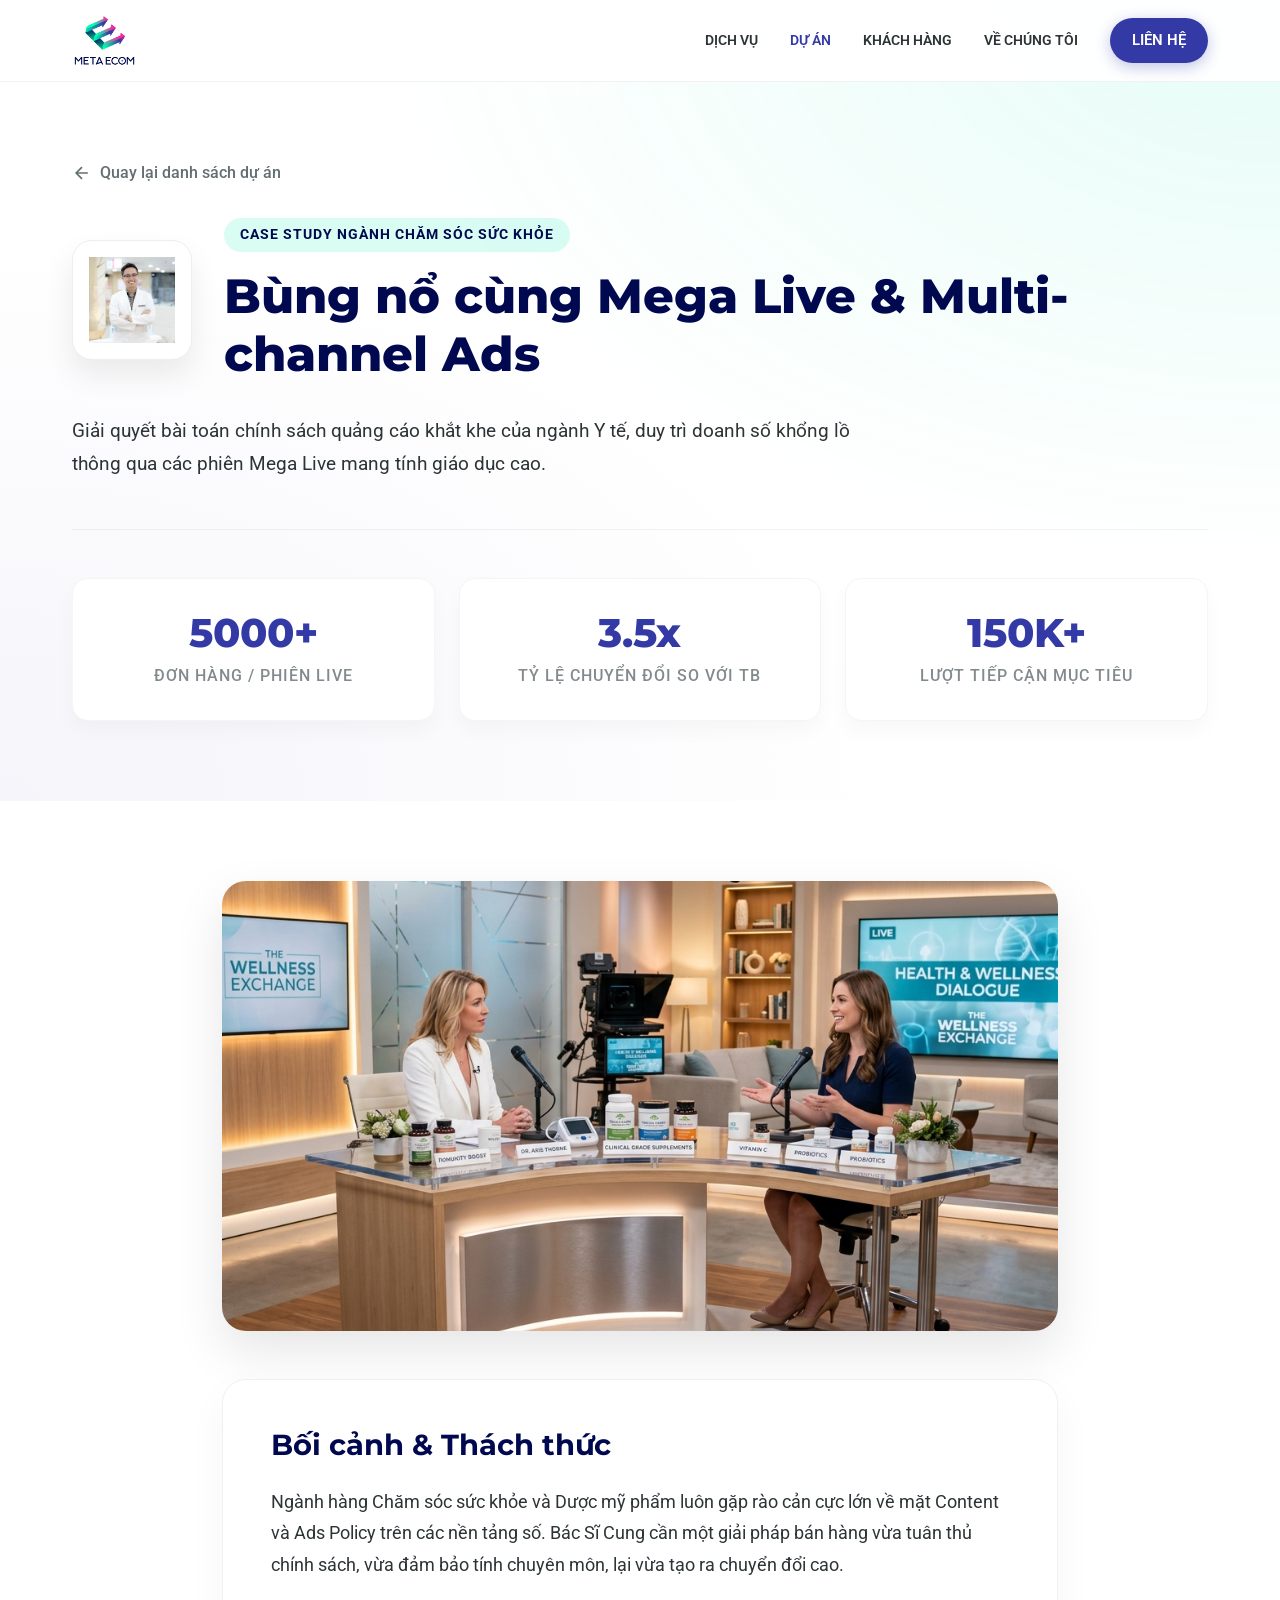
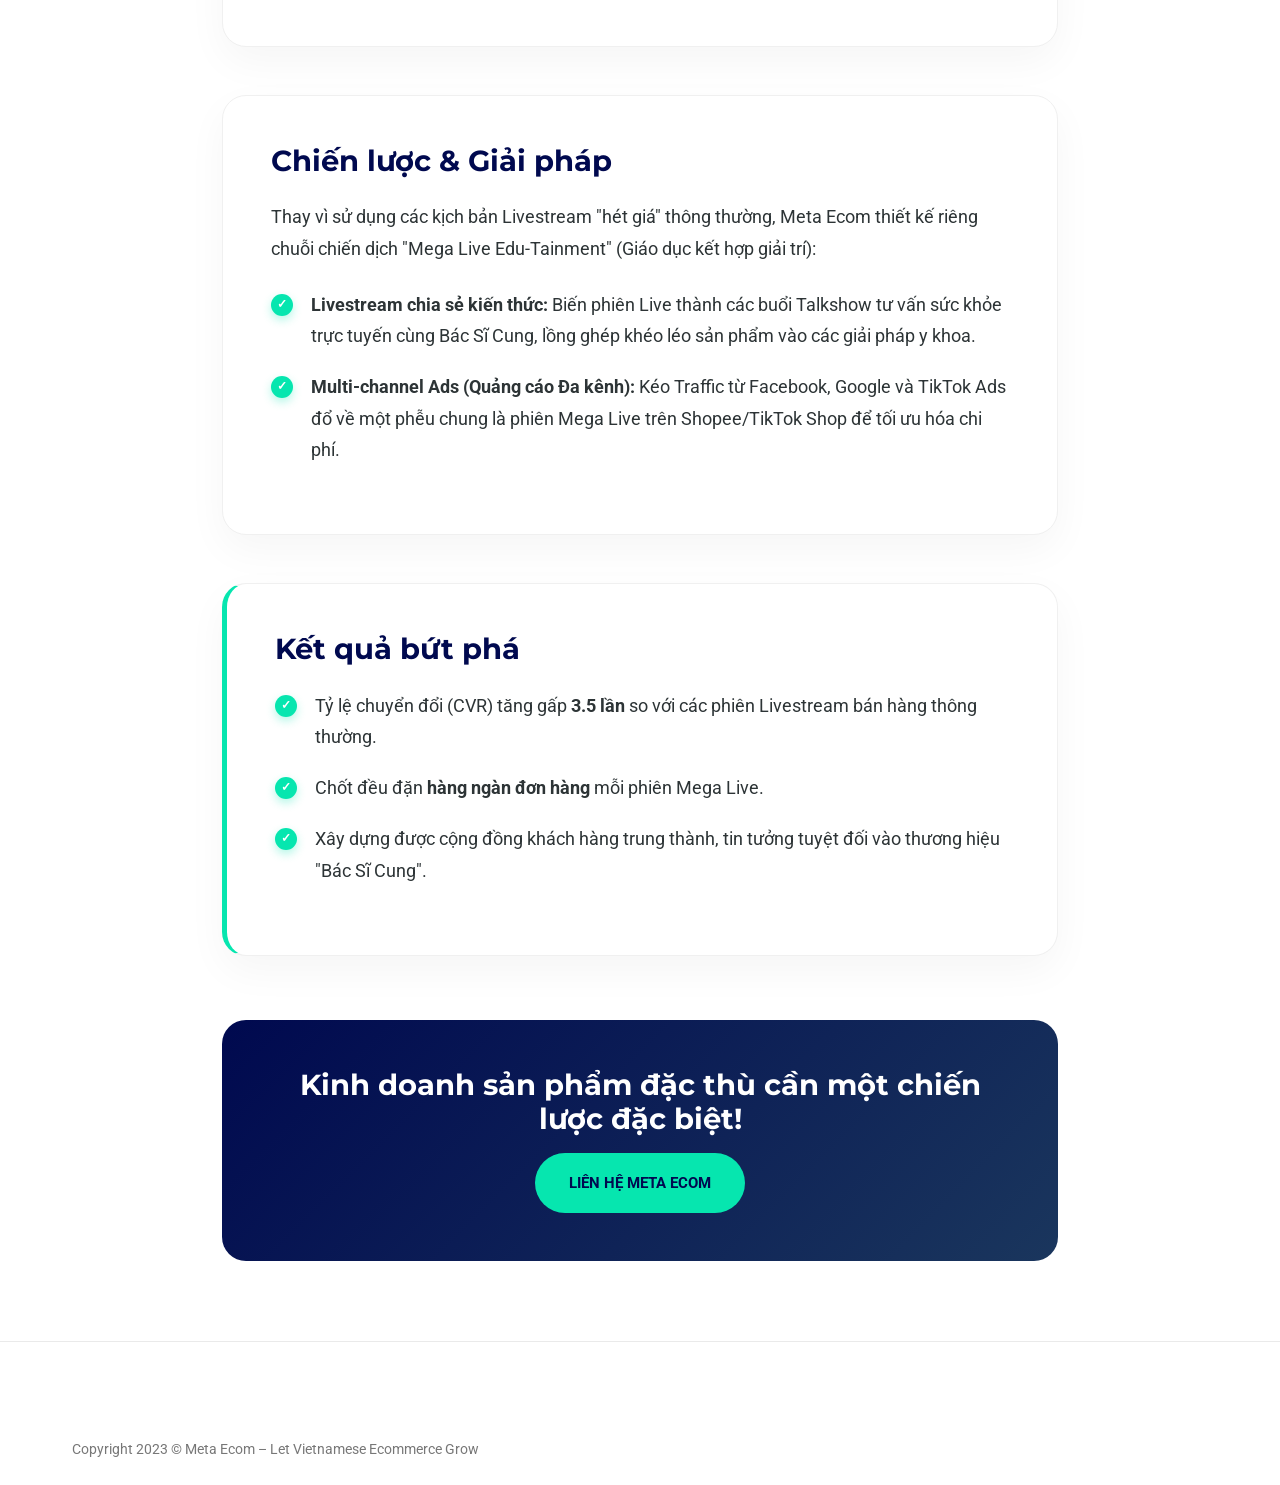
<file: case-bac-si-cung.html>
<!DOCTYPE html>
<html lang="vi">
<head>
    <meta charset="UTF-8">
    <meta name="viewport" content="width=device-width, initial-scale=1.0">
    <title>Case Study: Bác Sĩ Cung - Đột phá Mega Live & Ads | Meta Ecom</title>
    <meta name="description" content="Chiến dịch kết hợp Mega Live và Multi-channel Ads mang lại doanh số khổng lồ cho Bác Sĩ Cung.">
    <link rel="preconnect" href="https://fonts.googleapis.com">
    <link rel="preconnect" href="https://fonts.gstatic.com" crossorigin>
    <link href="https://fonts.googleapis.com/css2?family=Montserrat:wght@600;700;800&family=Roboto:wght@300;400;500;700&display=swap" rel="stylesheet">
    <link rel="stylesheet" href="css/style_v2.css?v=8">
    <style>
        .case-hero { padding: 10rem 0 5rem; background-color: var(--bg-light); background-image: radial-gradient(at 100% 0%, rgba(6, 230, 175, 0.1) 0px, transparent 50%), radial-gradient(at 0% 100%, rgba(51, 58, 165, 0.05) 0px, transparent 50%); }
        .case-header { display: flex; align-items: center; gap: 2rem; margin-bottom: 2rem; }
        .case-client-logo { width: 120px; height: 120px; border-radius: 20px; background: white; box-shadow: 0 15px 30px rgba(0,0,0,0.08); display: flex; align-items: center; justify-content: center; padding: 1rem; flex-shrink: 0; border: 1px solid #eee; }
        .case-client-logo img { max-width: 100%; max-height: 100%; object-fit: contain; }
        .case-stats { display: grid; grid-template-columns: repeat(3, 1fr); gap: 1.5rem; margin-top: 3rem; padding-top: 3rem; border-top: 1px solid rgba(0,0,0,0.05); }
        .stat-box { text-align: center; padding: 2rem; background: white; border-radius: 16px; box-shadow: 0 10px 20px rgba(0,0,0,0.03); border: 1px solid #f5f5f5; }
        .stat-number { font-size: 2.5rem; font-weight: 800; color: var(--primary); margin-bottom: 0.5rem; font-family: 'Montserrat', sans-serif; }
        .stat-label { color: var(--text-muted); font-size: 1rem; font-weight: 500; }
        .case-content-section { padding: 5rem 0; }
        .content-block { background: white; padding: 3rem; border-radius: 24px; box-shadow: 0 15px 40px rgba(0,0,0,0.04); margin-bottom: 3rem; border: 1px solid #f0f0f0; }
        .content-block h2 { color: var(--primary-dark); font-size: 1.8rem; margin-bottom: 1.5rem; display: flex; align-items: center; gap: 1rem; }
        .content-block h2 svg { color: var(--secondary); }
        .content-block p { font-size: 1.1rem; line-height: 1.8; color: var(--text-main); margin-bottom: 1rem; }
        .content-block ul {
            list-style: none;
            padding-left: 0;
            margin-top: 1.5rem;
        }
        .content-block li {
            font-size: 1.1rem;
            line-height: 1.8;
            color: var(--text-main);
            margin-bottom: 1.2rem;
            padding-left: 2.5rem;
            position: relative;
        }
        .content-block li::before {
            content: '✓';
            position: absolute;
            left: 0;
            top: 4px;
            color: white;
            background-color: var(--secondary);
            border-radius: 50%;
            width: 22px;
            height: 22px;
            display: flex;
            align-items: center;
            justify-content: center;
            font-size: 12px;
            font-weight: bold;
            box-shadow: 0 4px 10px rgba(6, 230, 175, 0.3);
        }
        @media (max-width: 768px) {
            .case-header { flex-direction: column; text-align: center; }
            .case-stats { grid-template-columns: 1fr; gap: 1rem; }
            .case-header h1 { font-size: 2.2rem !important; }
            .case-hero { padding: 6rem 0 3rem; }
        }
    </style>
</head>
<body>
    <header class="navbar" id="navbar">
        <div class="container nav-container">
            <a href="index.html" class="logo"><img src="images/logo.png" alt="Meta Ecom Logo"></a>
            <nav class="nav-links">
                <a href="index.html#services">DỊCH VỤ</a>
                <a href="projects.html" class="active" style="color: var(--primary);">DỰ ÁN</a>
                <a href="clients.html">KHÁCH HÀNG</a>
                <a href="about.html">VỀ CHÚNG TÔI</a>
                <a href="contact.html" class="btn btn-primary btn-nav">LIÊN HỆ</a>
            </nav>
        </div>
    </header>

    <section class="case-hero">
        <div class="container">
            <a href="projects.html" style="display: inline-flex; align-items: center; gap: 0.5rem; color: var(--text-muted); margin-bottom: 2rem; font-weight: 500; text-decoration: none;">
                <svg width="20" height="20" viewBox="0 0 24 24" fill="none" stroke="currentColor" stroke-width="2"><path d="M19 12H5M12 19l-7-7 7-7"/></svg>
                Quay lại danh sách dự án
            </a>
            <div class="case-header">
                <div class="case-client-logo">
                    <img src="images/clients/LOGO BÁC SĨ CUNG.jpg" alt="Bác Sĩ Cung Logo">
                </div>
                <div>
                    <div class="badge" style="display: inline-block; background: rgba(6, 230, 175, 0.15); color: var(--primary-dark); padding: 0.4rem 1rem; border-radius: 50px; font-weight: 700; font-size: 0.85rem; margin-bottom: 1rem;">CASE STUDY NGÀNH CHĂM SÓC SỨC KHỎE</div>
                    <h1 style="font-size: 3rem; color: var(--primary-dark); font-weight: 800; line-height: 1.2; margin: 0;">Bùng nổ cùng Mega Live & Multi-channel Ads</h1>
                </div>
            </div>
            <p style="font-size: 1.2rem; color: var(--text-main); line-height: 1.7; max-width: 800px; margin-top: 1.5rem;">
                Giải quyết bài toán chính sách quảng cáo khắt khe của ngành Y tế, duy trì doanh số khổng lồ thông qua các phiên Mega Live mang tính giáo dục cao.
            </p>
            <div class="case-stats">
                <div class="stat-box">
                    <div class="stat-number">5000+</div>
                    <div class="stat-label">Đơn hàng / Phiên Live</div>
                </div>
                <div class="stat-box">
                    <div class="stat-number">3.5x</div>
                    <div class="stat-label">Tỷ lệ chuyển đổi so với TB</div>
                </div>
                <div class="stat-box">
                    <div class="stat-number">150K+</div>
                    <div class="stat-label">Lượt tiếp cận mục tiêu</div>
                </div>
            </div>
        </div>
    </section>

    <section class="case-content-section bg-gray">
        <div class="container" style="max-width: 900px;">
            
            <div style="margin-bottom: 3rem; width: 100%; height: 450px; border-radius: 24px; overflow: hidden; box-shadow: 0 20px 50px rgba(0,0,0,0.1);">
                <img src="images/projects/cover_bac_si_cung.png" alt="Bác Sĩ Cung" style="width: 100%; height: 100%; object-fit: cover; transition: transform 0.8s ease;" onmouseover="this.style.transform='scale(1.05)'" onmouseout="this.style.transform='scale(1)'">
            </div>
            
            <div class="content-block">
                <h2>Bối cảnh & Thách thức</h2>
                <p>Ngành hàng Chăm sóc sức khỏe và Dược mỹ phẩm luôn gặp rào cản cực lớn về mặt Content và Ads Policy trên các nền tảng số. Bác Sĩ Cung cần một giải pháp bán hàng vừa tuân thủ chính sách, vừa đảm bảo tính chuyên môn, lại vừa tạo ra chuyển đổi cao.</p>
            </div>
            <div class="content-block">
                <h2>Chiến lược & Giải pháp</h2>
                <p>Thay vì sử dụng các kịch bản Livestream "hét giá" thông thường, Meta Ecom thiết kế riêng chuỗi chiến dịch "Mega Live Edu-Tainment" (Giáo dục kết hợp giải trí):</p>
                <ul>
                    <li><strong>Livestream chia sẻ kiến thức:</strong> Biến phiên Live thành các buổi Talkshow tư vấn sức khỏe trực tuyến cùng Bác Sĩ Cung, lồng ghép khéo léo sản phẩm vào các giải pháp y khoa.</li>
                    <li><strong>Multi-channel Ads (Quảng cáo Đa kênh):</strong> Kéo Traffic từ Facebook, Google và TikTok Ads đổ về một phễu chung là phiên Mega Live trên Shopee/TikTok Shop để tối ưu hóa chi phí.</li>
                </ul>
            </div>
            <div class="content-block" style="border-left: 5px solid var(--secondary);">
                <h2>Kết quả bứt phá</h2>
                <ul>
                    <li>Tỷ lệ chuyển đổi (CVR) tăng gấp <strong>3.5 lần</strong> so với các phiên Livestream bán hàng thông thường.</li>
                    <li>Chốt đều đặn <strong>hàng ngàn đơn hàng</strong> mỗi phiên Mega Live.</li>
                    <li>Xây dựng được cộng đồng khách hàng trung thành, tin tưởng tuyệt đối vào thương hiệu "Bác Sĩ Cung".</li>
                </ul>
            </div>
            <div style="background: linear-gradient(135deg, var(--primary-dark), #1a365d); border-radius: 24px; padding: 3rem; text-align: center; color: white; margin-top: 4rem;">
                <h3 style="font-size: 1.8rem; margin-bottom: 1rem; color: white;">Kinh doanh sản phẩm đặc thù cần một chiến lược đặc biệt!</h3>
                <a href="contact.html" class="btn" style="background: var(--secondary); color: var(--primary-dark); padding: 1rem 2rem; font-weight: 700; border-radius: 50px;">LIÊN HỆ META ECOM</a>
            </div>
        </div>
    </section>

    <footer class="site-footer">
        <div class="container">
            <div class="footer-bottom" style="border-top: none; padding-top: 2rem;">
                <div>Copyright 2023 &copy; Meta Ecom – Let Vietnamese Ecommerce Grow</div>
            </div>
        </div>
    </footer>
</body>
</html>
</file>
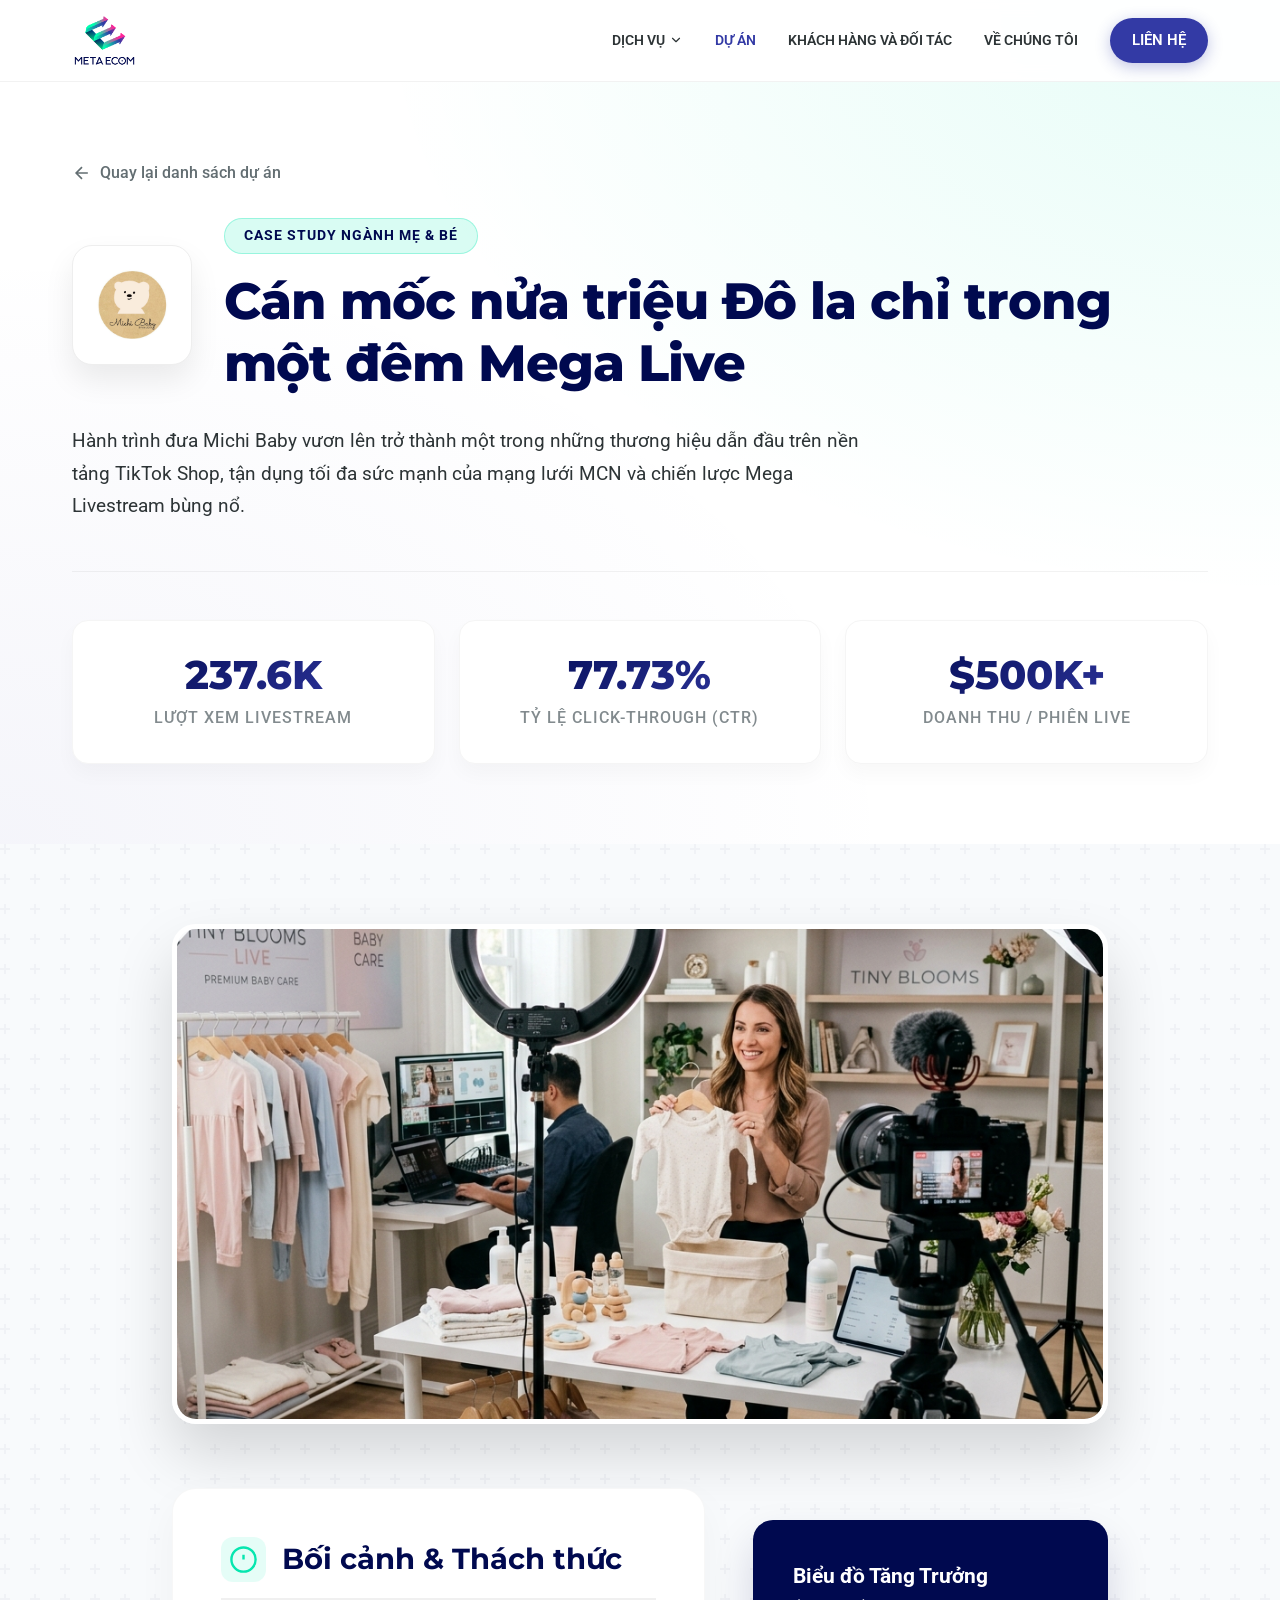
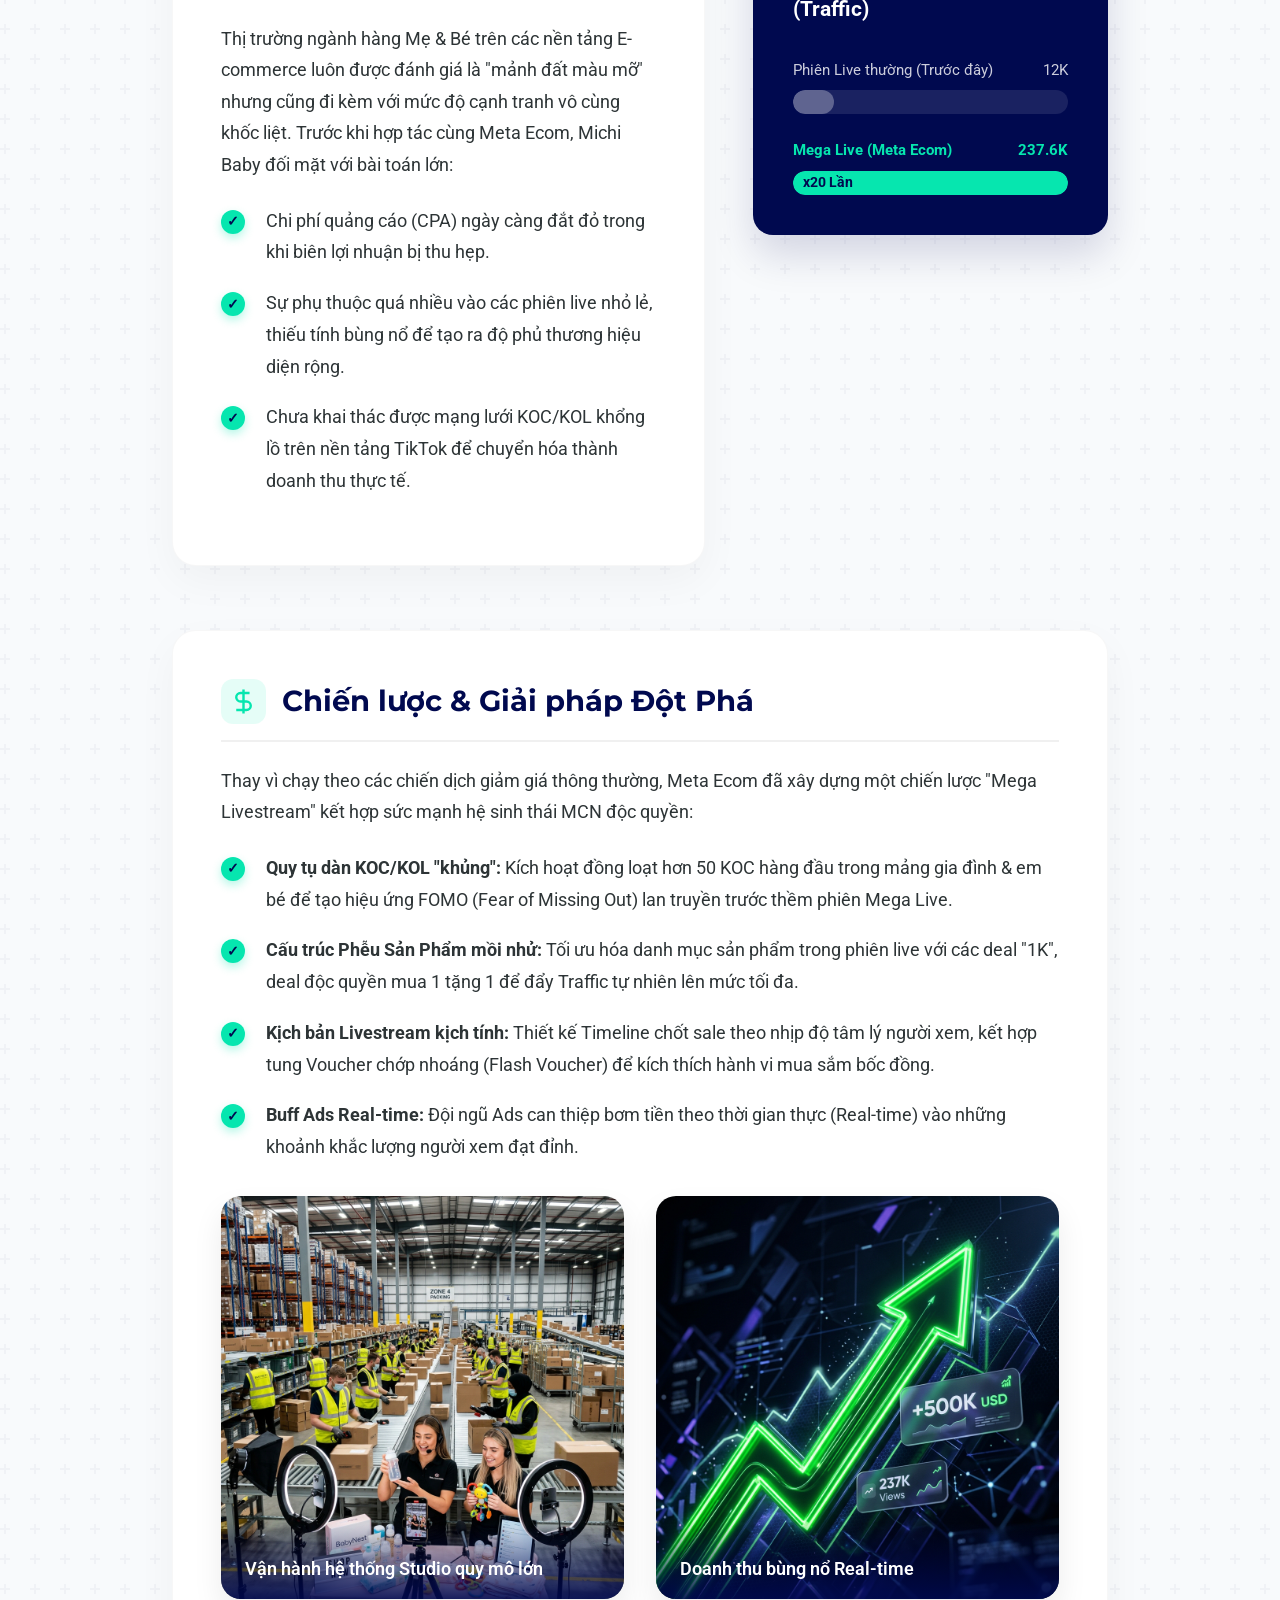
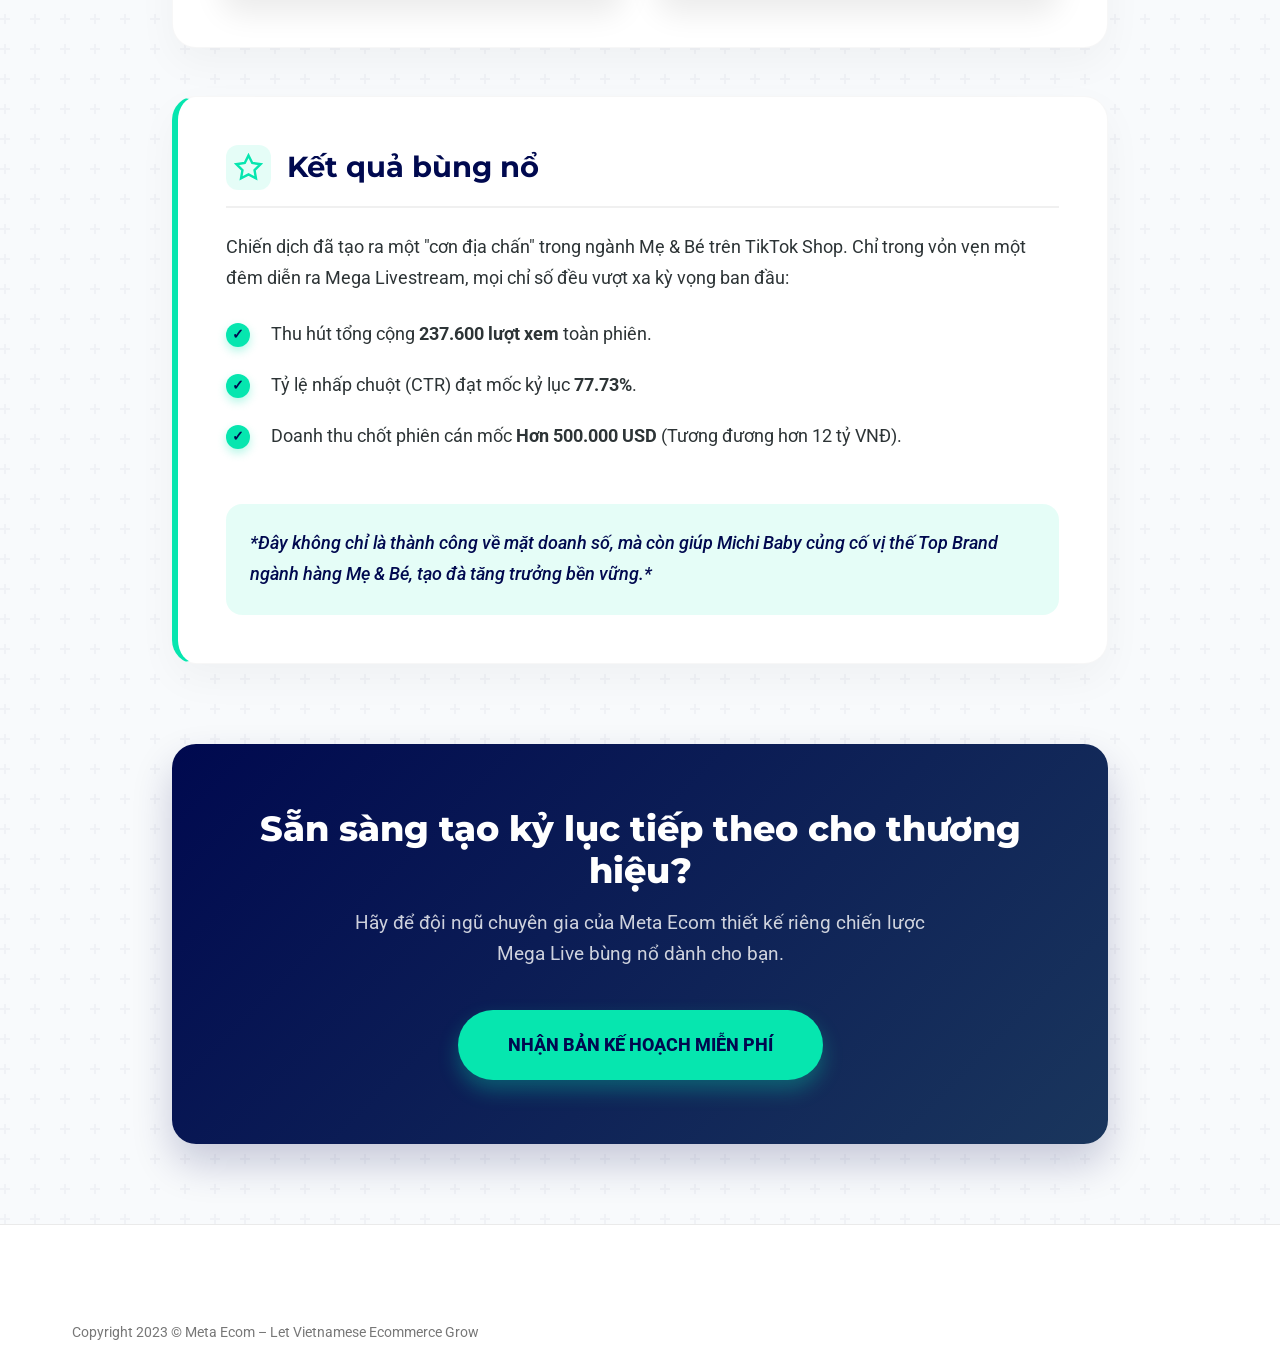
<file: case-michi-baby.html>
<!DOCTYPE html>
<html lang="vi">
<head>
    <meta charset="UTF-8">
    <meta name="viewport" content="width=device-width, initial-scale=1.0">
    <title>Case Study: Michi Baby - Kỷ lục 500.000 USD Mega Live | Meta Ecom</title>
    <meta name="description" content="Khám phá hành trình Meta Ecom đưa Michi Baby cán mốc doanh thu nửa triệu Đô la chỉ sau một đêm Mega Livestream.">
    
    <link rel="preconnect" href="https://fonts.googleapis.com">
    <link rel="preconnect" href="https://fonts.gstatic.com" crossorigin>
    <link href="https://fonts.googleapis.com/css2?family=Montserrat:wght@600;700;800&family=Roboto:wght@300;400;500;700&display=swap" rel="stylesheet">
    
    <link rel="stylesheet" href="css/style_v2.css?v=8">
    
    <style>
        .case-hero {
            padding: 10rem 0 5rem;
            background-color: var(--bg-light);
            background-image: radial-gradient(at 100% 0%, rgba(6, 230, 175, 0.1) 0px, transparent 50%), 
                              radial-gradient(at 0% 100%, rgba(51, 58, 165, 0.05) 0px, transparent 50%);
        }
        .case-header {
            display: flex;
            align-items: center;
            gap: 2rem;
            margin-bottom: 2rem;
        }
        .case-client-logo {
            width: 120px;
            height: 120px;
            border-radius: 20px;
            background: white;
            box-shadow: 0 15px 30px rgba(0,0,0,0.08);
            display: flex;
            align-items: center;
            justify-content: center;
            padding: 1rem;
            flex-shrink: 0;
            border: 1px solid #eee;
        }
        .case-client-logo img {
            max-width: 100%;
            max-height: 100%;
            object-fit: contain;
        }
        .case-stats {
            display: grid;
            grid-template-columns: repeat(3, 1fr);
            gap: 1.5rem;
            margin-top: 3rem;
            padding-top: 3rem;
            border-top: 1px solid rgba(0,0,0,0.05);
        }
        .stat-box {
            text-align: center;
            padding: 2rem;
            background: white;
            border-radius: 16px;
            box-shadow: 0 10px 20px rgba(0,0,0,0.03);
            border: 1px solid #f5f5f5;
            position: relative;
            overflow: hidden;
        }
        .stat-box::after {
            content: '';
            position: absolute;
            bottom: 0; left: 0; width: 100%; height: 4px;
            background: linear-gradient(90deg, var(--primary), var(--secondary));
            transform: scaleX(0);
            transition: transform 0.4s ease;
        }
        .stat-box:hover::after {
            transform: scaleX(1);
        }
        .stat-number {
            font-size: 2.5rem;
            font-weight: 800;
            color: var(--primary);
            margin-bottom: 0.5rem;
            font-family: 'Montserrat', sans-serif;
            background: linear-gradient(135deg, var(--primary-dark), var(--primary));
            -webkit-background-clip: text;
            -webkit-text-fill-color: transparent;
        }
        .stat-label {
            color: var(--text-muted);
            font-size: 1rem;
            font-weight: 500;
        }
        
        .bg-pattern {
            background-color: #f8fafc;
            background-image: url("data:image/svg+xml,%3Csvg width='60' height='60' viewBox='0 0 60 60' xmlns='http://www.w3.org/2000/svg'%3E%3Cg fill='none' fill-rule='evenodd'%3E%3Cg fill='%2300094f' fill-opacity='0.03'%3E%3Cpath d='M36 34v-4h-2v4h-4v2h4v4h2v-4h4v-2h-4zm0-30V0h-2v4h-4v2h4v4h2V6h4V4h-4zM6 34v-4H4v4H0v2h4v4h2v-4h4v-2H6zM6 4V0H4v4H0v2h4v4h2V6h4V4H6z'/%3E%3C/g%3E%3C/g%3E%3C/svg%3E");
        }

        .case-content-section {
            padding: 5rem 0;
        }
        .content-block {
            background: white;
            padding: 3rem;
            border-radius: 24px;
            box-shadow: 0 15px 40px rgba(0,0,0,0.04);
            margin-bottom: 3rem;
            border: 1px solid rgba(0,0,0,0.03);
            position: relative;
        }
        .content-block h2 {
            color: var(--primary-dark);
            font-size: 1.8rem;
            margin-bottom: 1.5rem;
            display: flex;
            align-items: center;
            gap: 1rem;
            border-bottom: 2px solid #f0f0f0;
            padding-bottom: 1rem;
        }
        .content-block h2 svg {
            color: var(--secondary);
            background: rgba(6, 230, 175, 0.1);
            padding: 8px;
            border-radius: 12px;
            width: 45px;
            height: 45px;
        }
        .content-block p {
            font-size: 1.1rem;
            line-height: 1.8;
            color: var(--text-main);
            margin-bottom: 1rem;
        }
        .content-block ul {
            list-style: none;
            padding-left: 0;
            margin-top: 1.5rem;
        }
        .content-block li {
            font-size: 1.1rem;
            line-height: 1.8;
            color: var(--text-main);
            margin-bottom: 1.2rem;
            padding-left: 2.8rem;
            position: relative;
        }
        .content-block li::before {
            content: '✓';
            position: absolute;
            left: 0;
            top: 4px;
            color: var(--primary-dark);
            background-color: var(--secondary);
            border-radius: 50%;
            width: 24px;
            height: 24px;
            display: flex;
            align-items: center;
            justify-content: center;
            font-size: 14px;
            font-weight: 800;
            box-shadow: 0 4px 10px rgba(6, 230, 175, 0.3);
        }

        /* DATA CHART STYLES */
        .data-viz-container {
            background: var(--primary-dark);
            border-radius: 20px;
            padding: 2.5rem;
            margin: 2rem 0;
            color: white;
            box-shadow: 0 20px 40px rgba(0, 9, 79, 0.15);
        }
        .data-viz-title {
            font-size: 1.3rem;
            margin-bottom: 2rem;
            color: white;
            font-weight: 700;
        }
        .bar-wrap {
            margin-bottom: 1.5rem;
        }
        .bar-label {
            font-size: 0.95rem;
            color: rgba(255,255,255,0.8);
            margin-bottom: 0.5rem;
            display: flex;
            justify-content: space-between;
        }
        .bar-track {
            width: 100%;
            height: 24px;
            background: rgba(255,255,255,0.1);
            border-radius: 12px;
            overflow: hidden;
        }
        .bar-fill {
            height: 100%;
            border-radius: 12px;
            display: flex;
            align-items: center;
            padding: 0 10px;
            font-weight: 700;
            font-size: 0.9rem;
            animation: slideRight 1.5s ease-out forwards;
            transform-origin: left;
        }
        .bar-1 { background: rgba(255,255,255,0.3); color: white; width: 15%; }
        .bar-2 { background: var(--secondary); color: var(--primary-dark); width: 100%; }

        @keyframes slideRight {
            0% { transform: scaleX(0); }
            100% { transform: scaleX(1); }
        }

        /* IMAGE GRID STYLES */
        .image-grid {
            display: grid;
            grid-template-columns: 1fr 1fr;
            gap: 2rem;
            margin-top: 2rem;
        }
        .image-card {
            border-radius: 20px;
            overflow: hidden;
            box-shadow: 0 15px 30px rgba(0,0,0,0.08);
            position: relative;
        }
        .image-card img {
            width: 100%;
            height: 100%;
            object-fit: cover;
            transition: transform 0.5s ease;
        }
        .image-card:hover img {
            transform: scale(1.05);
        }
        .image-caption {
            position: absolute;
            bottom: 0; left: 0; width: 100%;
            background: linear-gradient(to top, rgba(0,9,79,0.9), transparent);
            padding: 2rem 1.5rem 1rem;
            color: white;
            font-weight: 600;
            font-size: 1.1rem;
        }
        
        .split-layout {
            display: grid;
            grid-template-columns: 1.2fr 0.8fr;
            gap: 3rem;
            margin-bottom: 4rem;
            align-items: start;
        }
        
        @media (max-width: 900px) {
            .split-layout {
                grid-template-columns: 1fr;
            }
            .image-grid {
                grid-template-columns: 1fr;
            }
        }
        @media (max-width: 768px) {
            .case-header { flex-direction: column; text-align: center; }
            .case-stats { grid-template-columns: 1fr; gap: 1rem; }
            .case-header h1 { font-size: 2.2rem !important; }
            .case-hero { padding: 6rem 0 3rem; }
        }
    </style>
</head>
<body>

    <!-- NAVBAR -->
    <header class="navbar" id="navbar">
        <div class="container nav-container">
            <a href="index.html" class="logo">
                <img src="images/logo.png" alt="Meta Ecom Logo">
            </a>
            <nav class="nav-links">
                <div class="nav-item-dropdown">
                    <a href="index.html#services" style="display: flex; align-items: center; gap: 4px;">
                        DỊCH VỤ
                        <svg width="14" height="14" viewBox="0 0 24 24" fill="none" stroke="currentColor" stroke-width="2" stroke-linecap="round" stroke-linejoin="round"><polyline points="6 9 12 15 18 9"></polyline></svg>
                    </a>
                    <div class="dropdown-menu">
                        <a href="dich-vu-tiktok.html">Vận hành TikTok Shop</a>
                        <a href="dich-vu-shopee.html">Vận hành Shopee</a>
                    </div>
                </div>
                <a href="projects.html" class="active" style="color: var(--primary);">DỰ ÁN</a>
                <a href="clients.html">KHÁCH HÀNG VÀ ĐỐI TÁC</a>
                <a href="about.html">VỀ CHÚNG TÔI</a>
                <a href="contact.html" class="btn btn-primary btn-nav">LIÊN HỆ</a>
            </nav>
        </div>
    </header>

    <!-- CASE STUDY HERO -->
    <section class="case-hero">
        <div class="container">
            <a href="projects.html" style="display: inline-flex; align-items: center; gap: 0.5rem; color: var(--text-muted); margin-bottom: 2rem; font-weight: 500; text-decoration: none; transition: color 0.3s;" onmouseover="this.style.color='var(--primary)'" onmouseout="this.style.color='var(--text-muted)'">
                <svg width="20" height="20" viewBox="0 0 24 24" fill="none" stroke="currentColor" stroke-width="2"><path d="M19 12H5M12 19l-7-7 7-7"/></svg>
                Quay lại danh sách dự án
            </a>
            
            <div class="case-header">
                <div class="case-client-logo">
                    <img src="images/clients/LOGO MICHI BABY.jpg" alt="Michi Baby Logo">
                </div>
                <div>
                    <div class="badge" style="display: inline-block; background: rgba(6, 230, 175, 0.15); color: var(--primary-dark); padding: 0.4rem 1.2rem; border-radius: 50px; font-weight: 700; font-size: 0.85rem; margin-bottom: 1rem; border: 1px solid rgba(6, 230, 175, 0.3);">CASE STUDY NGÀNH MẸ & BÉ</div>
                    <h1 style="font-size: 3.2rem; color: var(--primary-dark); font-weight: 800; line-height: 1.2; margin: 0; letter-spacing: -1px;">Cán mốc nửa triệu Đô la chỉ trong một đêm Mega Live</h1>
                </div>
            </div>
            
            <p style="font-size: 1.2rem; color: var(--text-main); line-height: 1.7; max-width: 800px; margin-top: 1.5rem;">
                Hành trình đưa Michi Baby vươn lên trở thành một trong những thương hiệu dẫn đầu trên nền tảng TikTok Shop, tận dụng tối đa sức mạnh của mạng lưới MCN và chiến lược Mega Livestream bùng nổ.
            </p>
            
            <div class="case-stats">
                <div class="stat-box">
                    <div class="stat-number">237.6K</div>
                    <div class="stat-label">Lượt xem Livestream</div>
                </div>
                <div class="stat-box">
                    <div class="stat-number">77.73%</div>
                    <div class="stat-label">Tỷ lệ Click-through (CTR)</div>
                </div>
                <div class="stat-box">
                    <div class="stat-number">$500K+</div>
                    <div class="stat-label">Doanh thu / phiên Live</div>
                </div>
            </div>
        </div>
    </section>

    <!-- CONTENT SECTION -->
    <section class="case-content-section bg-pattern">
        <div class="container" style="max-width: 1000px;">
            
            <!-- Main Hero Image -->
            <div style="margin-bottom: 4rem; width: 100%; height: 500px; border-radius: 24px; overflow: hidden; box-shadow: 0 30px 60px rgba(0,0,0,0.15); border: 5px solid white;">
                <img src="images/projects/cover_michi_baby.png" alt="Michi Baby Livestream" style="width: 100%; height: 100%; object-fit: cover; transition: transform 1s ease;" onmouseover="this.style.transform='scale(1.03)'" onmouseout="this.style.transform='scale(1)'">
            </div>

            <!-- Content Grid 1: Text + Data Viz -->
            <div class="split-layout">
                <div class="content-block" style="margin-bottom: 0;">
                    <h2>
                        <svg viewBox="0 0 24 24" fill="none" stroke="currentColor" stroke-width="2"><circle cx="12" cy="12" r="10"/><line x1="12" y1="8" x2="12" y2="12"/><line x1="12" y1="16" x2="12.01" y2="16"/></svg>
                        Bối cảnh & Thách thức
                    </h2>
                    <p>Thị trường ngành hàng Mẹ & Bé trên các nền tảng E-commerce luôn được đánh giá là "mảnh đất màu mỡ" nhưng cũng đi kèm với mức độ cạnh tranh vô cùng khốc liệt. Trước khi hợp tác cùng Meta Ecom, Michi Baby đối mặt với bài toán lớn:</p>
                    <ul>
                        <li>Chi phí quảng cáo (CPA) ngày càng đắt đỏ trong khi biên lợi nhuận bị thu hẹp.</li>
                        <li>Sự phụ thuộc quá nhiều vào các phiên live nhỏ lẻ, thiếu tính bùng nổ để tạo ra độ phủ thương hiệu diện rộng.</li>
                        <li>Chưa khai thác được mạng lưới KOC/KOL khổng lồ trên nền tảng TikTok để chuyển hóa thành doanh thu thực tế.</li>
                    </ul>
                </div>

                <div class="data-viz-container">
                    <div class="data-viz-title">Biểu đồ Tăng Trưởng (Traffic)</div>
                    
                    <div class="bar-wrap">
                        <div class="bar-label"><span>Phiên Live thường (Trước đây)</span> <span>12K</span></div>
                        <div class="bar-track"><div class="bar-fill bar-1"></div></div>
                    </div>
                    
                    <div class="bar-wrap" style="margin-bottom: 0;">
                        <div class="bar-label"><span style="color: var(--secondary); font-weight: 700;">Mega Live (Meta Ecom)</span> <span style="color: var(--secondary); font-weight: 700;">237.6K</span></div>
                        <div class="bar-track"><div class="bar-fill bar-2">x20 Lần</div></div>
                    </div>
                </div>
            </div>

            <!-- Content Block 2: Full Width Solution -->
            <div class="content-block">
                <h2>
                    <svg viewBox="0 0 24 24" fill="none" stroke="currentColor" stroke-width="2"><path d="M12 2v20M17 5H9.5a3.5 3.5 0 0 0 0 7h5a3.5 3.5 0 0 1 0 7H6"/></svg>
                    Chiến lược & Giải pháp Đột Phá
                </h2>
                <p>Thay vì chạy theo các chiến dịch giảm giá thông thường, Meta Ecom đã xây dựng một chiến lược "Mega Livestream" kết hợp sức mạnh hệ sinh thái MCN độc quyền:</p>
                <ul>
                    <li><strong>Quy tụ dàn KOC/KOL "khủng":</strong> Kích hoạt đồng loạt hơn 50 KOC hàng đầu trong mảng gia đình & em bé để tạo hiệu ứng FOMO (Fear of Missing Out) lan truyền trước thềm phiên Mega Live.</li>
                    <li><strong>Cấu trúc Phễu Sản Phẩm mồi nhử:</strong> Tối ưu hóa danh mục sản phẩm trong phiên live với các deal "1K", deal độc quyền mua 1 tặng 1 để đẩy Traffic tự nhiên lên mức tối đa.</li>
                    <li><strong>Kịch bản Livestream kịch tính:</strong> Thiết kế Timeline chốt sale theo nhịp độ tâm lý người xem, kết hợp tung Voucher chớp nhoáng (Flash Voucher) để kích thích hành vi mua sắm bốc đồng.</li>
                    <li><strong>Buff Ads Real-time:</strong> Đội ngũ Ads can thiệp bơm tiền theo thời gian thực (Real-time) vào những khoảnh khắc lượng người xem đạt đỉnh.</li>
                </ul>

                <!-- Dynamic Image Grid -->
                <div class="image-grid">
                    <div class="image-card">
                        <img src="images/projects/michi_solution.png" alt="Hậu trường Livestream">
                        <div class="image-caption">Vận hành hệ thống Studio quy mô lớn</div>
                    </div>
                    <div class="image-card">
                        <img src="images/projects/michi_result.png" alt="Biểu đồ bứt phá">
                        <div class="image-caption">Doanh thu bùng nổ Real-time</div>
                    </div>
                </div>
            </div>

            <div class="content-block" style="border-left: 6px solid var(--secondary); padding-left: 3rem;">
                <h2>
                    <svg viewBox="0 0 24 24" fill="none" stroke="currentColor" stroke-width="2"><polygon points="12 2 15.09 8.26 22 9.27 17 14.14 18.18 21.02 12 17.77 5.82 21.02 7 14.14 2 9.27 8.91 8.26 12 2"/></svg>
                    Kết quả bùng nổ
                </h2>
                <p>Chiến dịch đã tạo ra một "cơn địa chấn" trong ngành Mẹ & Bé trên TikTok Shop. Chỉ trong vỏn vẹn một đêm diễn ra Mega Livestream, mọi chỉ số đều vượt xa kỳ vọng ban đầu:</p>
                <ul>
                    <li>Thu hút tổng cộng <strong>237.600 lượt xem</strong> toàn phiên.</li>
                    <li>Tỷ lệ nhấp chuột (CTR) đạt mốc kỷ lục <strong>77.73%</strong>.</li>
                    <li>Doanh thu chốt phiên cán mốc <strong>Hơn 500.000 USD</strong> (Tương đương hơn 12 tỷ VNĐ).</li>
                </ul>
                <div style="margin-top: 2rem; padding: 1.5rem; background: rgba(6, 230, 175, 0.1); border-radius: 16px; display: inline-block;">
                    <p style="margin: 0; font-style: italic; color: var(--primary-dark); font-weight: 500;">
                        *Đây không chỉ là thành công về mặt doanh số, mà còn giúp Michi Baby củng cố vị thế Top Brand ngành hàng Mẹ & Bé, tạo đà tăng trưởng bền vững.*
                    </p>
                </div>
            </div>
            
            <!-- Call to action inside content -->
            <div style="background: linear-gradient(135deg, var(--primary-dark), #1a365d); border-radius: 24px; padding: 4rem; text-align: center; color: white; margin-top: 5rem; box-shadow: 0 20px 40px rgba(0, 9, 79, 0.2);">
                <h3 style="font-size: 2.2rem; margin-bottom: 1rem; color: white; font-weight: 800;">Sẵn sàng tạo kỷ lục tiếp theo cho thương hiệu?</h3>
                <p style="color: rgba(255,255,255,0.8); margin-bottom: 2.5rem; font-size: 1.2rem; max-width: 600px; margin-left: auto; margin-right: auto;">Hãy để đội ngũ chuyên gia của Meta Ecom thiết kế riêng chiến lược Mega Live bùng nổ dành cho bạn.</p>
                <a href="contact.html" class="btn" style="background: var(--secondary); color: var(--primary-dark); padding: 1.2rem 3rem; font-weight: 800; border-radius: 50px; font-size: 1.1rem; box-shadow: 0 10px 20px rgba(6, 230, 175, 0.3); text-transform: uppercase;">NHẬN BẢN KẾ HOẠCH MIỄN PHÍ</a>
            </div>

        </div>
    </section>

    <!-- FOOTER -->
    <footer class="site-footer">
        <div class="container">
            <div class="footer-bottom" style="border-top: none; padding-top: 2rem;">
                <div>Copyright 2023 &copy; Meta Ecom – Let Vietnamese Ecommerce Grow</div>
            </div>
        </div>
    </footer>

    <script src="js/script.js?v=2"></script>
</body>
</html>
</file>
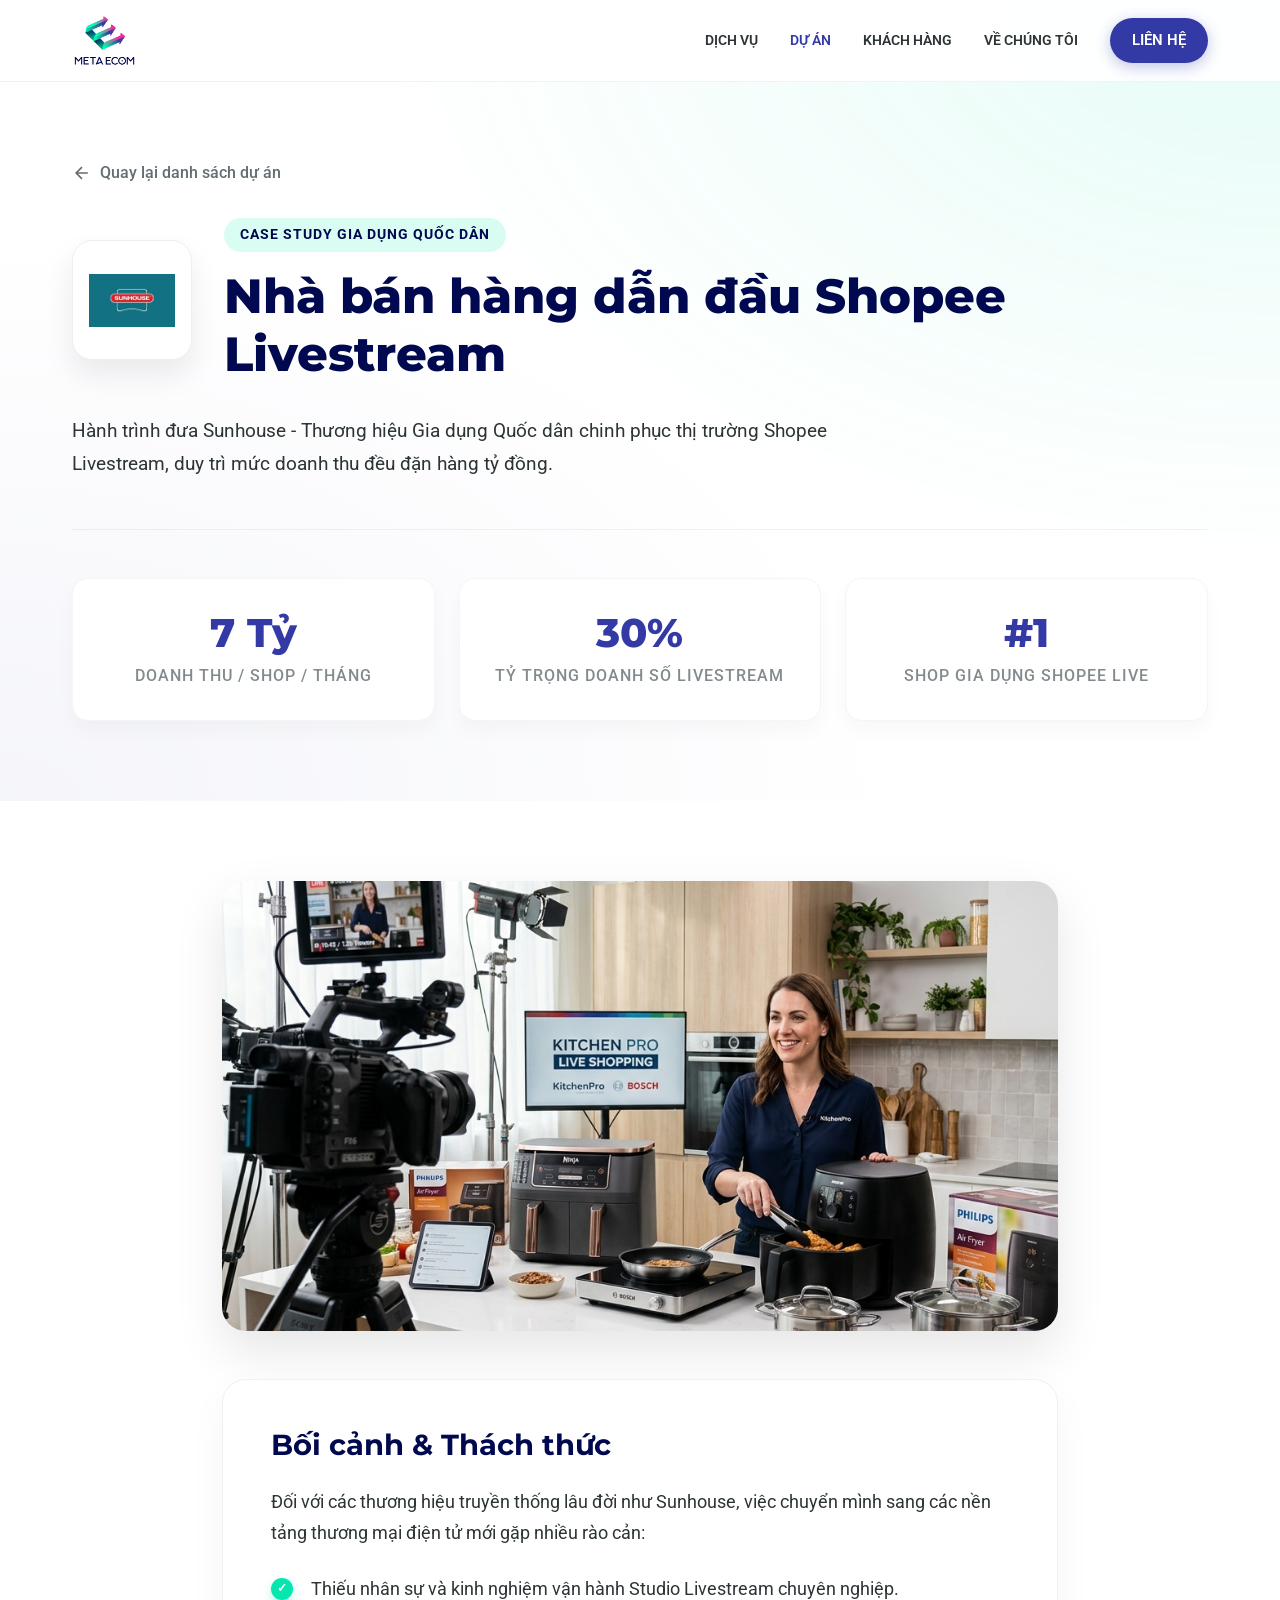
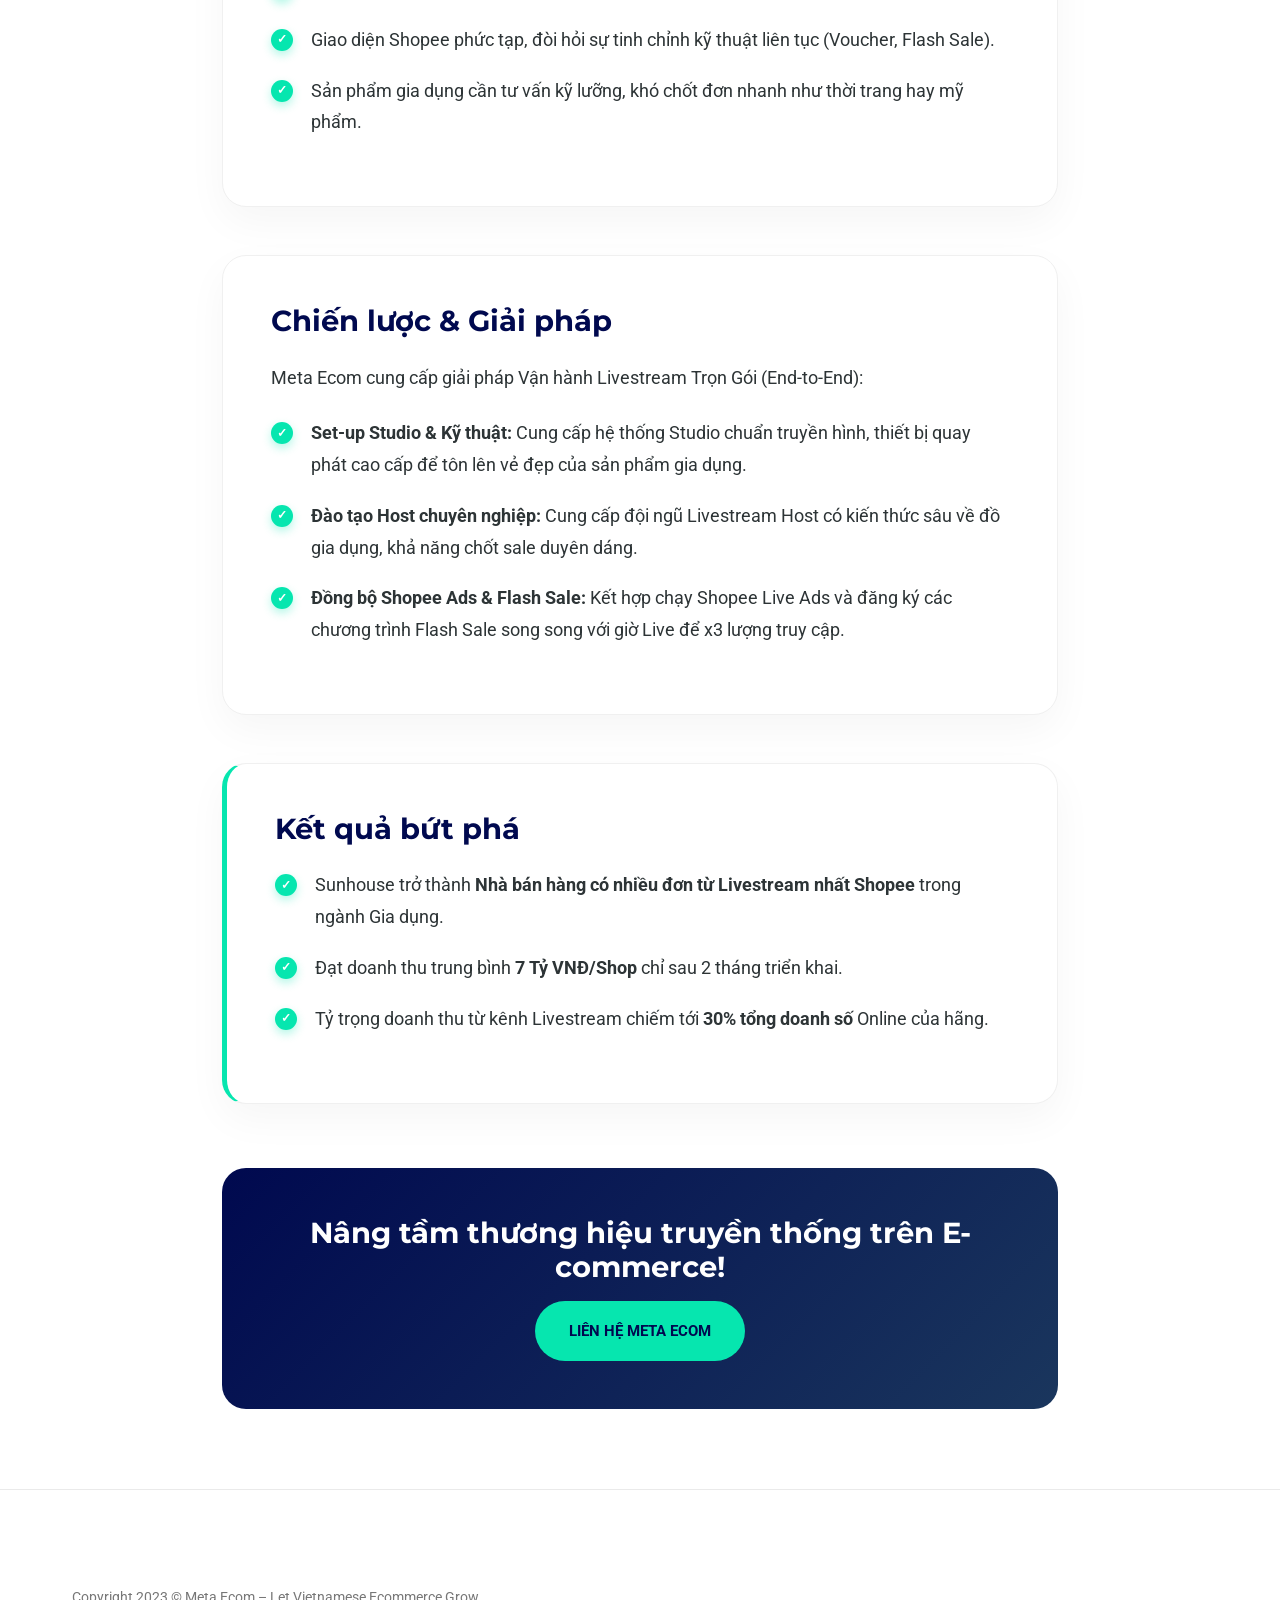
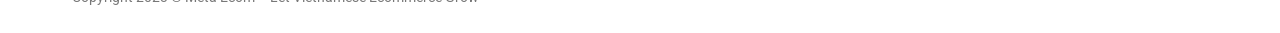
<file: case-sunhouse.html>
<!DOCTYPE html>
<html lang="vi">
<head>
    <meta charset="UTF-8">
    <meta name="viewport" content="width=device-width, initial-scale=1.0">
    <title>Case Study: Sunhouse - Kỷ lục Livestream Shopee | Meta Ecom</title>
    <meta name="description" content="Chiến lược vận hành giúp Sunhouse đạt 7 tỷ VNĐ/Shop/tháng từ Livestream Shopee.">
    <link rel="preconnect" href="https://fonts.googleapis.com">
    <link rel="preconnect" href="https://fonts.gstatic.com" crossorigin>
    <link href="https://fonts.googleapis.com/css2?family=Montserrat:wght@600;700;800&family=Roboto:wght@300;400;500;700&display=swap" rel="stylesheet">
    <link rel="stylesheet" href="css/style_v2.css?v=8">
    <style>
        .case-hero { padding: 10rem 0 5rem; background-color: var(--bg-light); background-image: radial-gradient(at 100% 0%, rgba(6, 230, 175, 0.1) 0px, transparent 50%), radial-gradient(at 0% 100%, rgba(51, 58, 165, 0.05) 0px, transparent 50%); }
        .case-header { display: flex; align-items: center; gap: 2rem; margin-bottom: 2rem; }
        .case-client-logo { width: 120px; height: 120px; border-radius: 20px; background: white; box-shadow: 0 15px 30px rgba(0,0,0,0.08); display: flex; align-items: center; justify-content: center; padding: 1rem; flex-shrink: 0; border: 1px solid #eee; }
        .case-client-logo img { max-width: 100%; max-height: 100%; object-fit: contain; }
        .case-stats { display: grid; grid-template-columns: repeat(3, 1fr); gap: 1.5rem; margin-top: 3rem; padding-top: 3rem; border-top: 1px solid rgba(0,0,0,0.05); }
        .stat-box { text-align: center; padding: 2rem; background: white; border-radius: 16px; box-shadow: 0 10px 20px rgba(0,0,0,0.03); border: 1px solid #f5f5f5; }
        .stat-number { font-size: 2.5rem; font-weight: 800; color: var(--primary); margin-bottom: 0.5rem; font-family: 'Montserrat', sans-serif; }
        .stat-label { color: var(--text-muted); font-size: 1rem; font-weight: 500; }
        .case-content-section { padding: 5rem 0; }
        .content-block { background: white; padding: 3rem; border-radius: 24px; box-shadow: 0 15px 40px rgba(0,0,0,0.04); margin-bottom: 3rem; border: 1px solid #f0f0f0; }
        .content-block h2 { color: var(--primary-dark); font-size: 1.8rem; margin-bottom: 1.5rem; display: flex; align-items: center; gap: 1rem; }
        .content-block h2 svg { color: var(--secondary); }
        .content-block p { font-size: 1.1rem; line-height: 1.8; color: var(--text-main); margin-bottom: 1rem; }
        .content-block ul {
            list-style: none;
            padding-left: 0;
            margin-top: 1.5rem;
        }
        .content-block li {
            font-size: 1.1rem;
            line-height: 1.8;
            color: var(--text-main);
            margin-bottom: 1.2rem;
            padding-left: 2.5rem;
            position: relative;
        }
        .content-block li::before {
            content: '✓';
            position: absolute;
            left: 0;
            top: 4px;
            color: white;
            background-color: var(--secondary);
            border-radius: 50%;
            width: 22px;
            height: 22px;
            display: flex;
            align-items: center;
            justify-content: center;
            font-size: 12px;
            font-weight: bold;
            box-shadow: 0 4px 10px rgba(6, 230, 175, 0.3);
        }
        @media (max-width: 768px) {
            .case-header { flex-direction: column; text-align: center; }
            .case-stats { grid-template-columns: 1fr; gap: 1rem; }
            .case-header h1 { font-size: 2.2rem !important; }
            .case-hero { padding: 6rem 0 3rem; }
        }
    </style>
</head>
<body>
    <header class="navbar" id="navbar">
        <div class="container nav-container">
            <a href="index.html" class="logo"><img src="images/logo.png" alt="Meta Ecom Logo"></a>
            <nav class="nav-links">
                <a href="index.html#services">DỊCH VỤ</a>
                <a href="projects.html" class="active" style="color: var(--primary);">DỰ ÁN</a>
                <a href="clients.html">KHÁCH HÀNG</a>
                <a href="about.html">VỀ CHÚNG TÔI</a>
                <a href="contact.html" class="btn btn-primary btn-nav">LIÊN HỆ</a>
            </nav>
        </div>
    </header>

    <section class="case-hero">
        <div class="container">
            <a href="projects.html" style="display: inline-flex; align-items: center; gap: 0.5rem; color: var(--text-muted); margin-bottom: 2rem; font-weight: 500; text-decoration: none;">
                <svg width="20" height="20" viewBox="0 0 24 24" fill="none" stroke="currentColor" stroke-width="2"><path d="M19 12H5M12 19l-7-7 7-7"/></svg>
                Quay lại danh sách dự án
            </a>
            <div class="case-header">
                <div class="case-client-logo">
                    <img src="images/clients/LOGO SUNHOUSE.jpg" alt="Sunhouse Logo">
                </div>
                <div>
                    <div class="badge" style="display: inline-block; background: rgba(6, 230, 175, 0.15); color: var(--primary-dark); padding: 0.4rem 1rem; border-radius: 50px; font-weight: 700; font-size: 0.85rem; margin-bottom: 1rem;">CASE STUDY GIA DỤNG QUỐC DÂN</div>
                    <h1 style="font-size: 3rem; color: var(--primary-dark); font-weight: 800; line-height: 1.2; margin: 0;">Nhà bán hàng dẫn đầu Shopee Livestream</h1>
                </div>
            </div>
            <p style="font-size: 1.2rem; color: var(--text-main); line-height: 1.7; max-width: 800px; margin-top: 1.5rem;">
                Hành trình đưa Sunhouse - Thương hiệu Gia dụng Quốc dân chinh phục thị trường Shopee Livestream, duy trì mức doanh thu đều đặn hàng tỷ đồng.
            </p>
            <div class="case-stats">
                <div class="stat-box">
                    <div class="stat-number">7 Tỷ</div>
                    <div class="stat-label">Doanh thu / Shop / Tháng</div>
                </div>
                <div class="stat-box">
                    <div class="stat-number">30%</div>
                    <div class="stat-label">Tỷ trọng doanh số Livestream</div>
                </div>
                <div class="stat-box">
                    <div class="stat-number">#1</div>
                    <div class="stat-label">Shop Gia dụng Shopee Live</div>
                </div>
            </div>
        </div>
    </section>

    <section class="case-content-section bg-gray">
        <div class="container" style="max-width: 900px;">
            
            <div style="margin-bottom: 3rem; width: 100%; height: 450px; border-radius: 24px; overflow: hidden; box-shadow: 0 20px 50px rgba(0,0,0,0.1);">
                <img src="images/projects/cover_sunhouse.png" alt="Sunhouse" style="width: 100%; height: 100%; object-fit: cover; transition: transform 0.8s ease;" onmouseover="this.style.transform='scale(1.05)'" onmouseout="this.style.transform='scale(1)'">
            </div>
            
            <div class="content-block">
                <h2>Bối cảnh & Thách thức</h2>
                <p>Đối với các thương hiệu truyền thống lâu đời như Sunhouse, việc chuyển mình sang các nền tảng thương mại điện tử mới gặp nhiều rào cản:</p>
                <ul>
                    <li>Thiếu nhân sự và kinh nghiệm vận hành Studio Livestream chuyên nghiệp.</li>
                    <li>Giao diện Shopee phức tạp, đòi hỏi sự tinh chỉnh kỹ thuật liên tục (Voucher, Flash Sale).</li>
                    <li>Sản phẩm gia dụng cần tư vấn kỹ lưỡng, khó chốt đơn nhanh như thời trang hay mỹ phẩm.</li>
                </ul>
            </div>
            <div class="content-block">
                <h2>Chiến lược & Giải pháp</h2>
                <p>Meta Ecom cung cấp giải pháp Vận hành Livestream Trọn Gói (End-to-End):</p>
                <ul>
                    <li><strong>Set-up Studio & Kỹ thuật:</strong> Cung cấp hệ thống Studio chuẩn truyền hình, thiết bị quay phát cao cấp để tôn lên vẻ đẹp của sản phẩm gia dụng.</li>
                    <li><strong>Đào tạo Host chuyên nghiệp:</strong> Cung cấp đội ngũ Livestream Host có kiến thức sâu về đồ gia dụng, khả năng chốt sale duyên dáng.</li>
                    <li><strong>Đồng bộ Shopee Ads & Flash Sale:</strong> Kết hợp chạy Shopee Live Ads và đăng ký các chương trình Flash Sale song song với giờ Live để x3 lượng truy cập.</li>
                </ul>
            </div>
            <div class="content-block" style="border-left: 5px solid var(--secondary);">
                <h2>Kết quả bứt phá</h2>
                <ul>
                    <li>Sunhouse trở thành <strong>Nhà bán hàng có nhiều đơn từ Livestream nhất Shopee</strong> trong ngành Gia dụng.</li>
                    <li>Đạt doanh thu trung bình <strong>7 Tỷ VNĐ/Shop</strong> chỉ sau 2 tháng triển khai.</li>
                    <li>Tỷ trọng doanh thu từ kênh Livestream chiếm tới <strong>30% tổng doanh số</strong> Online của hãng.</li>
                </ul>
            </div>
            <div style="background: linear-gradient(135deg, var(--primary-dark), #1a365d); border-radius: 24px; padding: 3rem; text-align: center; color: white; margin-top: 4rem;">
                <h3 style="font-size: 1.8rem; margin-bottom: 1rem; color: white;">Nâng tầm thương hiệu truyền thống trên E-commerce!</h3>
                <a href="contact.html" class="btn" style="background: var(--secondary); color: var(--primary-dark); padding: 1rem 2rem; font-weight: 700; border-radius: 50px;">LIÊN HỆ META ECOM</a>
            </div>
        </div>
    </section>

    <footer class="site-footer">
        <div class="container">
            <div class="footer-bottom" style="border-top: none; padding-top: 2rem;">
                <div>Copyright 2023 &copy; Meta Ecom – Let Vietnamese Ecommerce Grow</div>
            </div>
        </div>
    </footer>
</body>
</html>
</file>
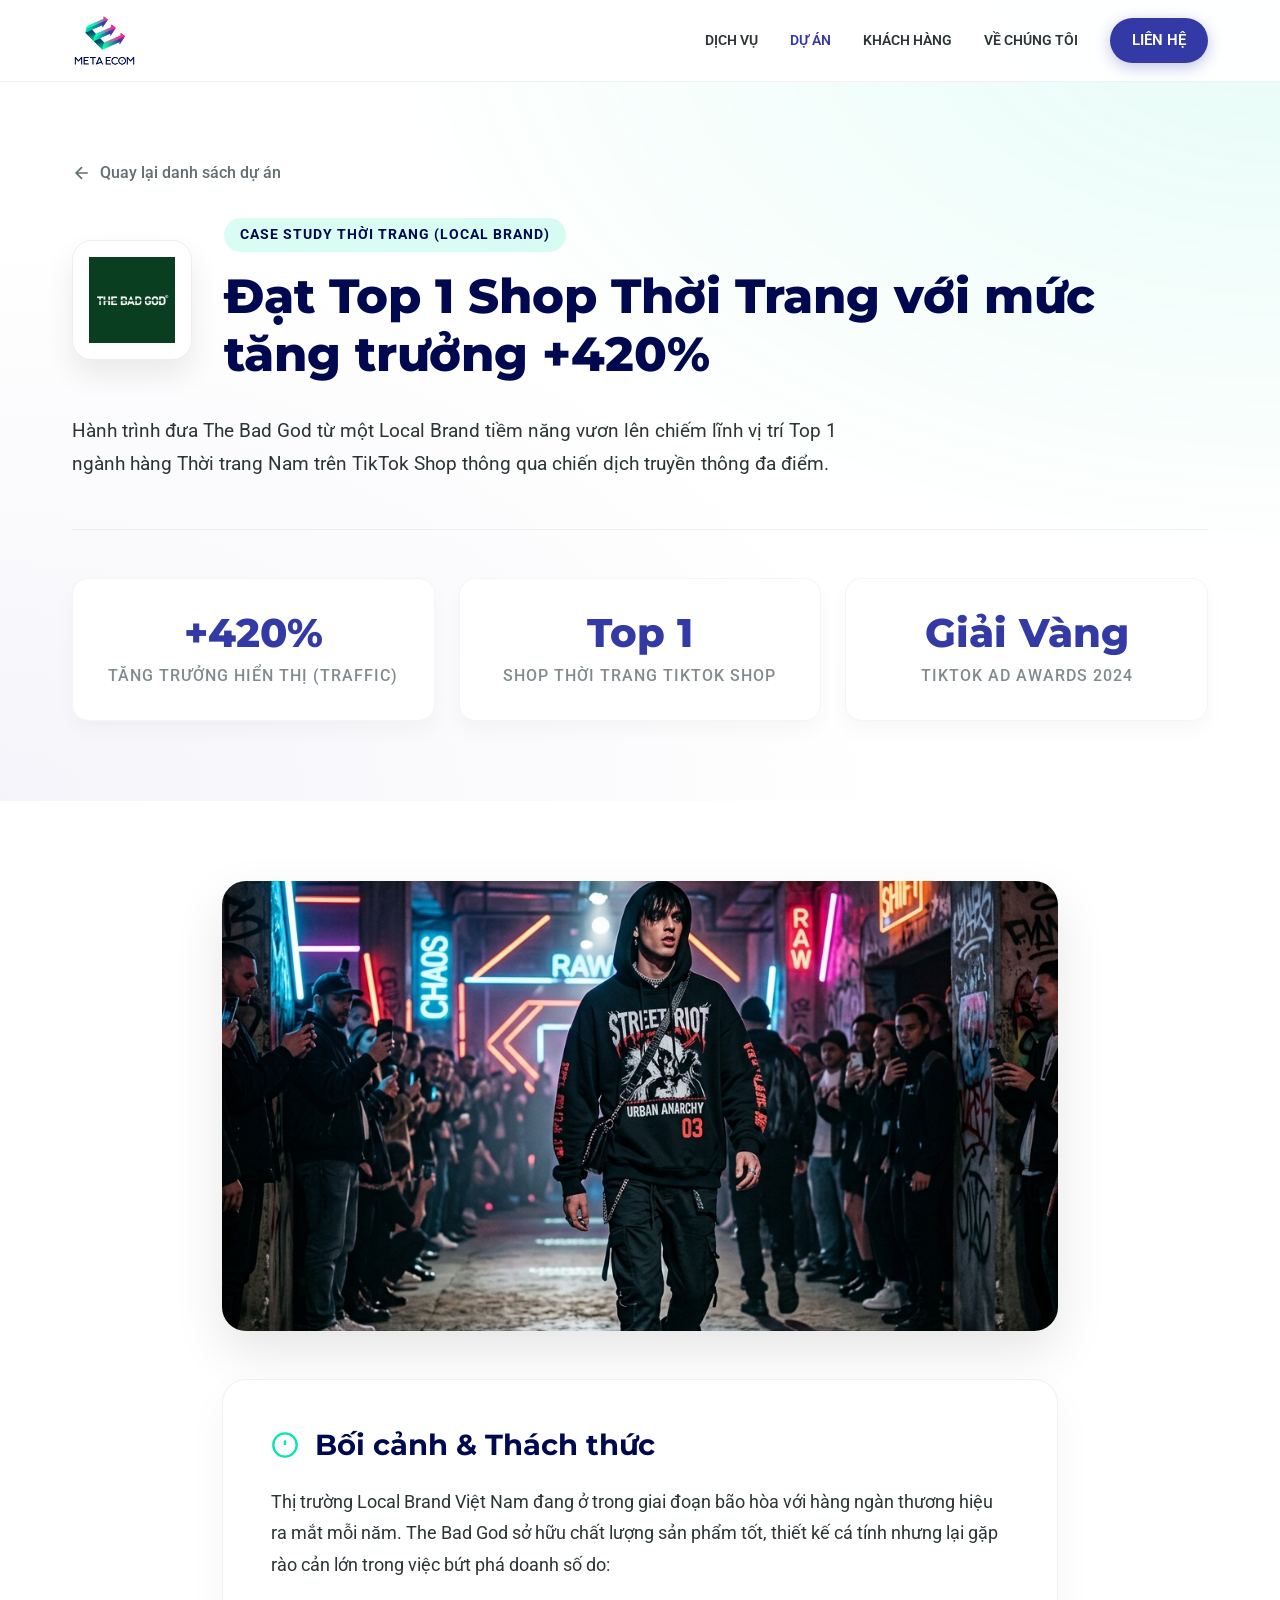
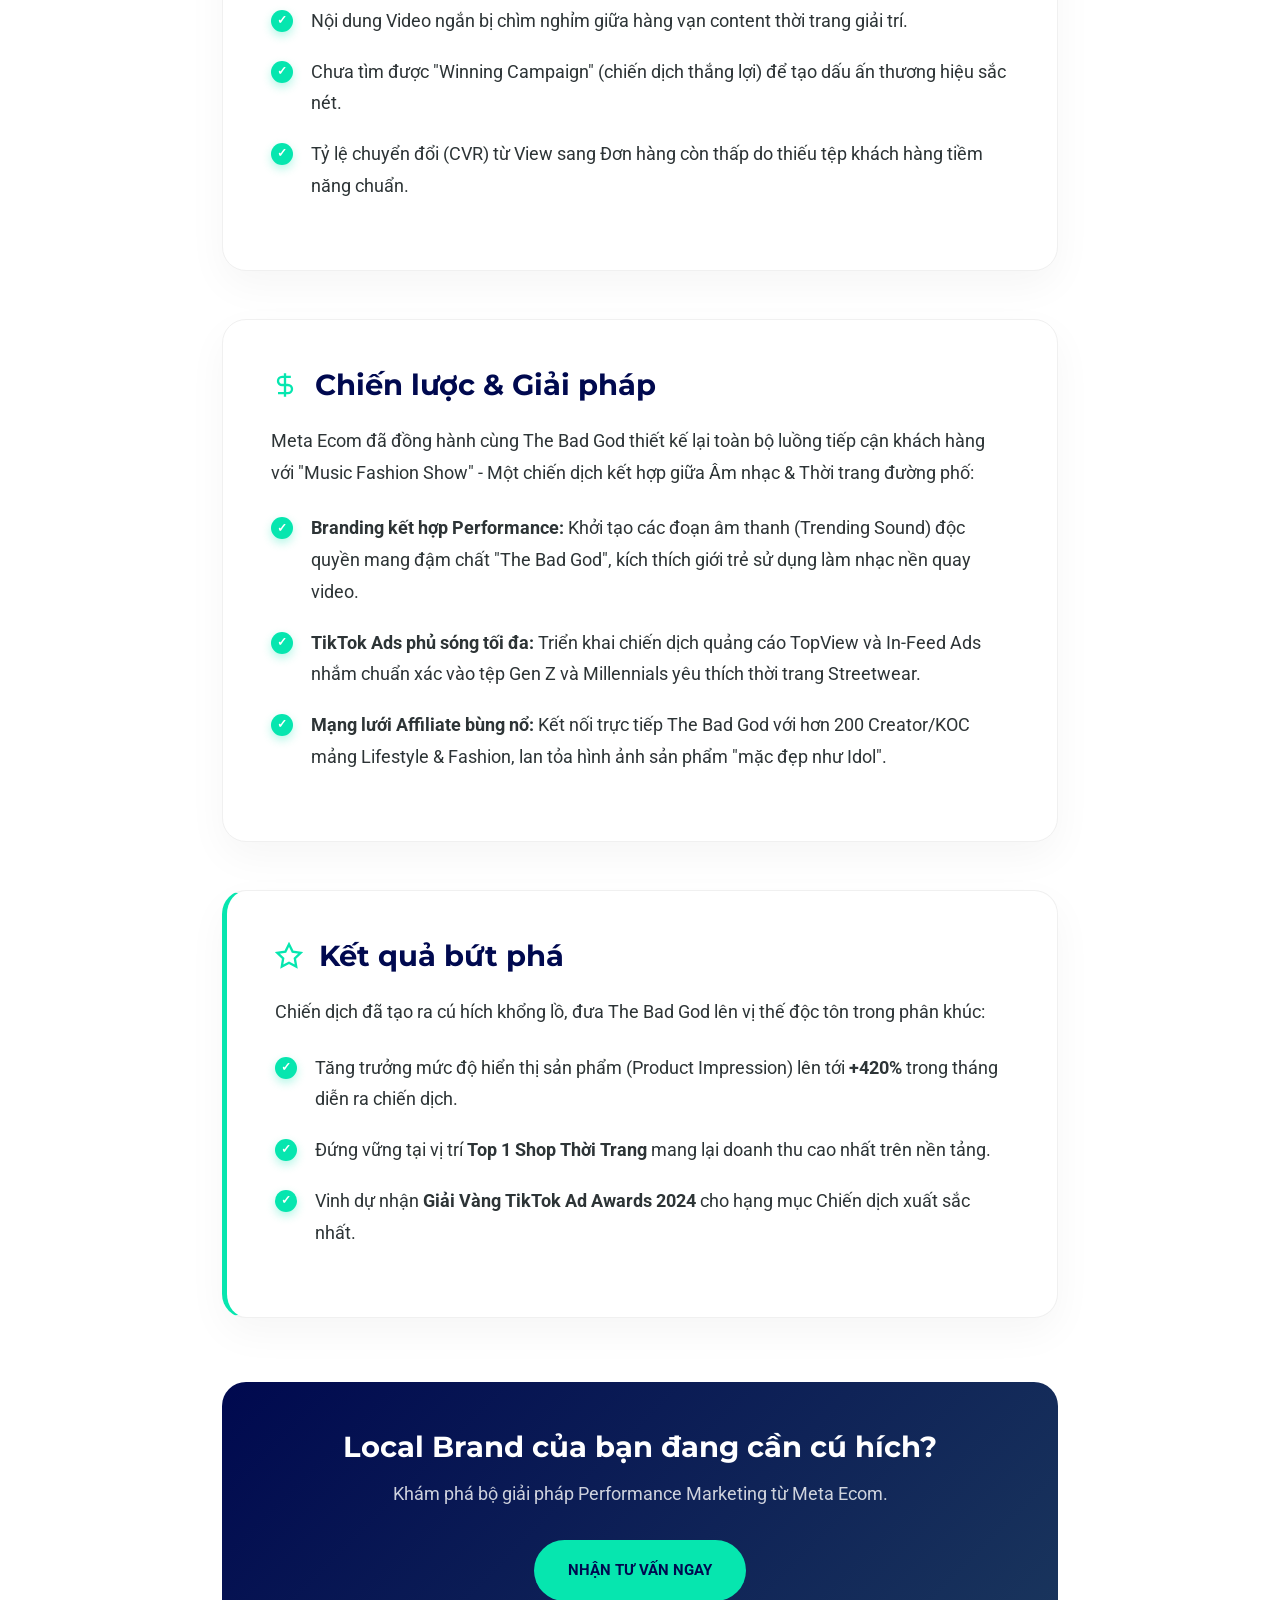
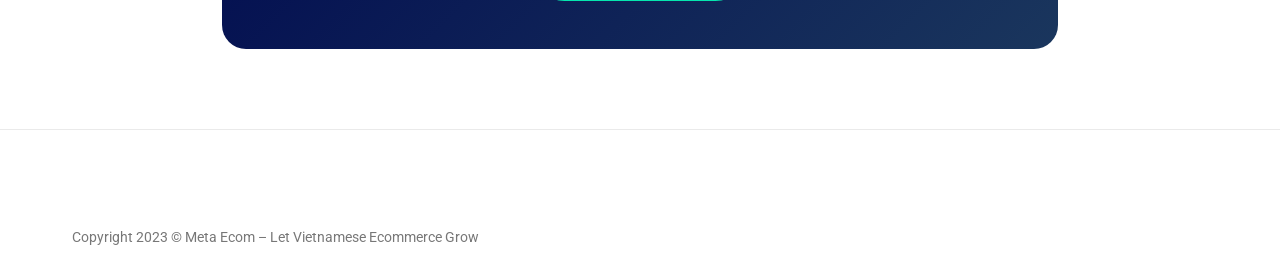
<file: case-the-bad-god.html>
<!DOCTYPE html>
<html lang="vi">
<head>
    <meta charset="UTF-8">
    <meta name="viewport" content="width=device-width, initial-scale=1.0">
    <title>Case Study: The Bad God - Top 1 Shop Thời Trang | Meta Ecom</title>
    <meta name="description" content="Chiến lược giúp The Bad God tăng trưởng 420% mức độ hiển thị và đạt Top 1 Shop Thời Trang.">
    
    <link rel="preconnect" href="https://fonts.googleapis.com">
    <link rel="preconnect" href="https://fonts.gstatic.com" crossorigin>
    <link href="https://fonts.googleapis.com/css2?family=Montserrat:wght@600;700;800&family=Roboto:wght@300;400;500;700&display=swap" rel="stylesheet">
    
    <link rel="stylesheet" href="css/style_v2.css?v=8">
    
    <style>
        .case-hero { padding: 10rem 0 5rem; background-color: var(--bg-light); background-image: radial-gradient(at 100% 0%, rgba(6, 230, 175, 0.1) 0px, transparent 50%), radial-gradient(at 0% 100%, rgba(51, 58, 165, 0.05) 0px, transparent 50%); }
        .case-header { display: flex; align-items: center; gap: 2rem; margin-bottom: 2rem; }
        .case-client-logo { width: 120px; height: 120px; border-radius: 20px; background: white; box-shadow: 0 15px 30px rgba(0,0,0,0.08); display: flex; align-items: center; justify-content: center; padding: 1rem; flex-shrink: 0; border: 1px solid #eee; }
        .case-client-logo img { max-width: 100%; max-height: 100%; object-fit: contain; }
        .case-stats { display: grid; grid-template-columns: repeat(3, 1fr); gap: 1.5rem; margin-top: 3rem; padding-top: 3rem; border-top: 1px solid rgba(0,0,0,0.05); }
        .stat-box { text-align: center; padding: 2rem; background: white; border-radius: 16px; box-shadow: 0 10px 20px rgba(0,0,0,0.03); border: 1px solid #f5f5f5; }
        .stat-number { font-size: 2.5rem; font-weight: 800; color: var(--primary); margin-bottom: 0.5rem; font-family: 'Montserrat', sans-serif; }
        .stat-label { color: var(--text-muted); font-size: 1rem; font-weight: 500; }
        .case-content-section { padding: 5rem 0; }
        .content-block { background: white; padding: 3rem; border-radius: 24px; box-shadow: 0 15px 40px rgba(0,0,0,0.04); margin-bottom: 3rem; border: 1px solid #f0f0f0; }
        .content-block h2 { color: var(--primary-dark); font-size: 1.8rem; margin-bottom: 1.5rem; display: flex; align-items: center; gap: 1rem; }
        .content-block h2 svg { color: var(--secondary); }
        .content-block p { font-size: 1.1rem; line-height: 1.8; color: var(--text-main); margin-bottom: 1rem; }
        .content-block ul {
            list-style: none;
            padding-left: 0;
            margin-top: 1.5rem;
        }
        .content-block li {
            font-size: 1.1rem;
            line-height: 1.8;
            color: var(--text-main);
            margin-bottom: 1.2rem;
            padding-left: 2.5rem;
            position: relative;
        }
        .content-block li::before {
            content: '✓';
            position: absolute;
            left: 0;
            top: 4px;
            color: white;
            background-color: var(--secondary);
            border-radius: 50%;
            width: 22px;
            height: 22px;
            display: flex;
            align-items: center;
            justify-content: center;
            font-size: 12px;
            font-weight: bold;
            box-shadow: 0 4px 10px rgba(6, 230, 175, 0.3);
        }
        @media (max-width: 768px) {
            .case-header { flex-direction: column; text-align: center; }
            .case-stats { grid-template-columns: 1fr; gap: 1rem; }
            .case-header h1 { font-size: 2.2rem !important; }
            .case-hero { padding: 6rem 0 3rem; }
        }
    </style>
</head>
<body>

    <header class="navbar" id="navbar">
        <div class="container nav-container">
            <a href="index.html" class="logo"><img src="images/logo.png" alt="Meta Ecom Logo"></a>
            <nav class="nav-links">
                <a href="index.html#services">DỊCH VỤ</a>
                <a href="projects.html" class="active" style="color: var(--primary);">DỰ ÁN</a>
                <a href="clients.html">KHÁCH HÀNG</a>
                <a href="about.html">VỀ CHÚNG TÔI</a>
                <a href="contact.html" class="btn btn-primary btn-nav">LIÊN HỆ</a>
            </nav>
        </div>
    </header>

    <section class="case-hero">
        <div class="container">
            <a href="projects.html" style="display: inline-flex; align-items: center; gap: 0.5rem; color: var(--text-muted); margin-bottom: 2rem; font-weight: 500; text-decoration: none;">
                <svg width="20" height="20" viewBox="0 0 24 24" fill="none" stroke="currentColor" stroke-width="2"><path d="M19 12H5M12 19l-7-7 7-7"/></svg>
                Quay lại danh sách dự án
            </a>
            
            <div class="case-header">
                <div class="case-client-logo">
                    <img src="images/clients/LOGO THE BAD GOD.jpg" alt="The Bad God Logo">
                </div>
                <div>
                    <div class="badge" style="display: inline-block; background: rgba(6, 230, 175, 0.15); color: var(--primary-dark); padding: 0.4rem 1rem; border-radius: 50px; font-weight: 700; font-size: 0.85rem; margin-bottom: 1rem;">CASE STUDY THỜI TRANG (LOCAL BRAND)</div>
                    <h1 style="font-size: 3rem; color: var(--primary-dark); font-weight: 800; line-height: 1.2; margin: 0;">Đạt Top 1 Shop Thời Trang với mức tăng trưởng +420%</h1>
                </div>
            </div>
            
            <p style="font-size: 1.2rem; color: var(--text-main); line-height: 1.7; max-width: 800px; margin-top: 1.5rem;">
                Hành trình đưa The Bad God từ một Local Brand tiềm năng vươn lên chiếm lĩnh vị trí Top 1 ngành hàng Thời trang Nam trên TikTok Shop thông qua chiến dịch truyền thông đa điểm.
            </p>
            
            <div class="case-stats">
                <div class="stat-box">
                    <div class="stat-number">+420%</div>
                    <div class="stat-label">Tăng trưởng hiển thị (Traffic)</div>
                </div>
                <div class="stat-box">
                    <div class="stat-number">Top 1</div>
                    <div class="stat-label">Shop Thời trang TikTok Shop</div>
                </div>
                <div class="stat-box">
                    <div class="stat-number">Giải Vàng</div>
                    <div class="stat-label">TikTok Ad Awards 2024</div>
                </div>
            </div>
        </div>
    </section>

    <section class="case-content-section bg-gray">
        <div class="container" style="max-width: 900px;">
            
            <div style="margin-bottom: 3rem; width: 100%; height: 450px; border-radius: 24px; overflow: hidden; box-shadow: 0 20px 50px rgba(0,0,0,0.1);">
                <img src="images/projects/cover_the_bad_god.png" alt="The Bad God" style="width: 100%; height: 100%; object-fit: cover; transition: transform 0.8s ease;" onmouseover="this.style.transform='scale(1.05)'" onmouseout="this.style.transform='scale(1)'">
            </div>
            
            <div class="content-block">
                <h2>
                    <svg width="28" height="28" viewBox="0 0 24 24" fill="none" stroke="currentColor" stroke-width="2"><circle cx="12" cy="12" r="10"/><line x1="12" y1="8" x2="12" y2="12"/><line x1="12" y1="16" x2="12.01" y2="16"/></svg>
                    Bối cảnh & Thách thức
                </h2>
                <p>Thị trường Local Brand Việt Nam đang ở trong giai đoạn bão hòa với hàng ngàn thương hiệu ra mắt mỗi năm. The Bad God sở hữu chất lượng sản phẩm tốt, thiết kế cá tính nhưng lại gặp rào cản lớn trong việc bứt phá doanh số do:</p>
                <ul>
                    <li>Nội dung Video ngắn bị chìm nghỉm giữa hàng vạn content thời trang giải trí.</li>
                    <li>Chưa tìm được "Winning Campaign" (chiến dịch thắng lợi) để tạo dấu ấn thương hiệu sắc nét.</li>
                    <li>Tỷ lệ chuyển đổi (CVR) từ View sang Đơn hàng còn thấp do thiếu tệp khách hàng tiềm năng chuẩn.</li>
                </ul>
            </div>

            <div class="content-block">
                <h2>
                    <svg width="28" height="28" viewBox="0 0 24 24" fill="none" stroke="currentColor" stroke-width="2"><path d="M12 2v20M17 5H9.5a3.5 3.5 0 0 0 0 7h5a3.5 3.5 0 0 1 0 7H6"/></svg>
                    Chiến lược & Giải pháp
                </h2>
                <p>Meta Ecom đã đồng hành cùng The Bad God thiết kế lại toàn bộ luồng tiếp cận khách hàng với "Music Fashion Show" - Một chiến dịch kết hợp giữa Âm nhạc & Thời trang đường phố:</p>
                <ul>
                    <li><strong>Branding kết hợp Performance:</strong> Khởi tạo các đoạn âm thanh (Trending Sound) độc quyền mang đậm chất "The Bad God", kích thích giới trẻ sử dụng làm nhạc nền quay video.</li>
                    <li><strong>TikTok Ads phủ sóng tối đa:</strong> Triển khai chiến dịch quảng cáo TopView và In-Feed Ads nhắm chuẩn xác vào tệp Gen Z và Millennials yêu thích thời trang Streetwear.</li>
                    <li><strong>Mạng lưới Affiliate bùng nổ:</strong> Kết nối trực tiếp The Bad God với hơn 200 Creator/KOC mảng Lifestyle & Fashion, lan tỏa hình ảnh sản phẩm "mặc đẹp như Idol".</li>
                </ul>
            </div>

            <div class="content-block" style="border-left: 5px solid var(--secondary);">
                <h2>
                    <svg width="28" height="28" viewBox="0 0 24 24" fill="none" stroke="currentColor" stroke-width="2"><polygon points="12 2 15.09 8.26 22 9.27 17 14.14 18.18 21.02 12 17.77 5.82 21.02 7 14.14 2 9.27 8.91 8.26 12 2"/></svg>
                    Kết quả bứt phá
                </h2>
                <p>Chiến dịch đã tạo ra cú hích khổng lồ, đưa The Bad God lên vị thế độc tôn trong phân khúc:</p>
                <ul>
                    <li>Tăng trưởng mức độ hiển thị sản phẩm (Product Impression) lên tới <strong>+420%</strong> trong tháng diễn ra chiến dịch.</li>
                    <li>Đứng vững tại vị trí <strong>Top 1 Shop Thời Trang</strong> mang lại doanh thu cao nhất trên nền tảng.</li>
                    <li>Vinh dự nhận <strong>Giải Vàng TikTok Ad Awards 2024</strong> cho hạng mục Chiến dịch xuất sắc nhất.</li>
                </ul>
            </div>
            
            <div style="background: linear-gradient(135deg, var(--primary-dark), #1a365d); border-radius: 24px; padding: 3rem; text-align: center; color: white; margin-top: 4rem;">
                <h3 style="font-size: 1.8rem; margin-bottom: 1rem; color: white;">Local Brand của bạn đang cần cú hích?</h3>
                <p style="color: rgba(255,255,255,0.8); margin-bottom: 2rem; font-size: 1.1rem;">Khám phá bộ giải pháp Performance Marketing từ Meta Ecom.</p>
                <a href="contact.html" class="btn" style="background: var(--secondary); color: var(--primary-dark); padding: 1rem 2rem; font-weight: 700; border-radius: 50px;">NHẬN TƯ VẤN NGAY</a>
            </div>

        </div>
    </section>

    <footer class="site-footer">
        <div class="container">
            <div class="footer-bottom" style="border-top: none; padding-top: 2rem;">
                <div>Copyright 2023 &copy; Meta Ecom – Let Vietnamese Ecommerce Grow</div>
            </div>
        </div>
    </footer>
</body>
</html>
</file>
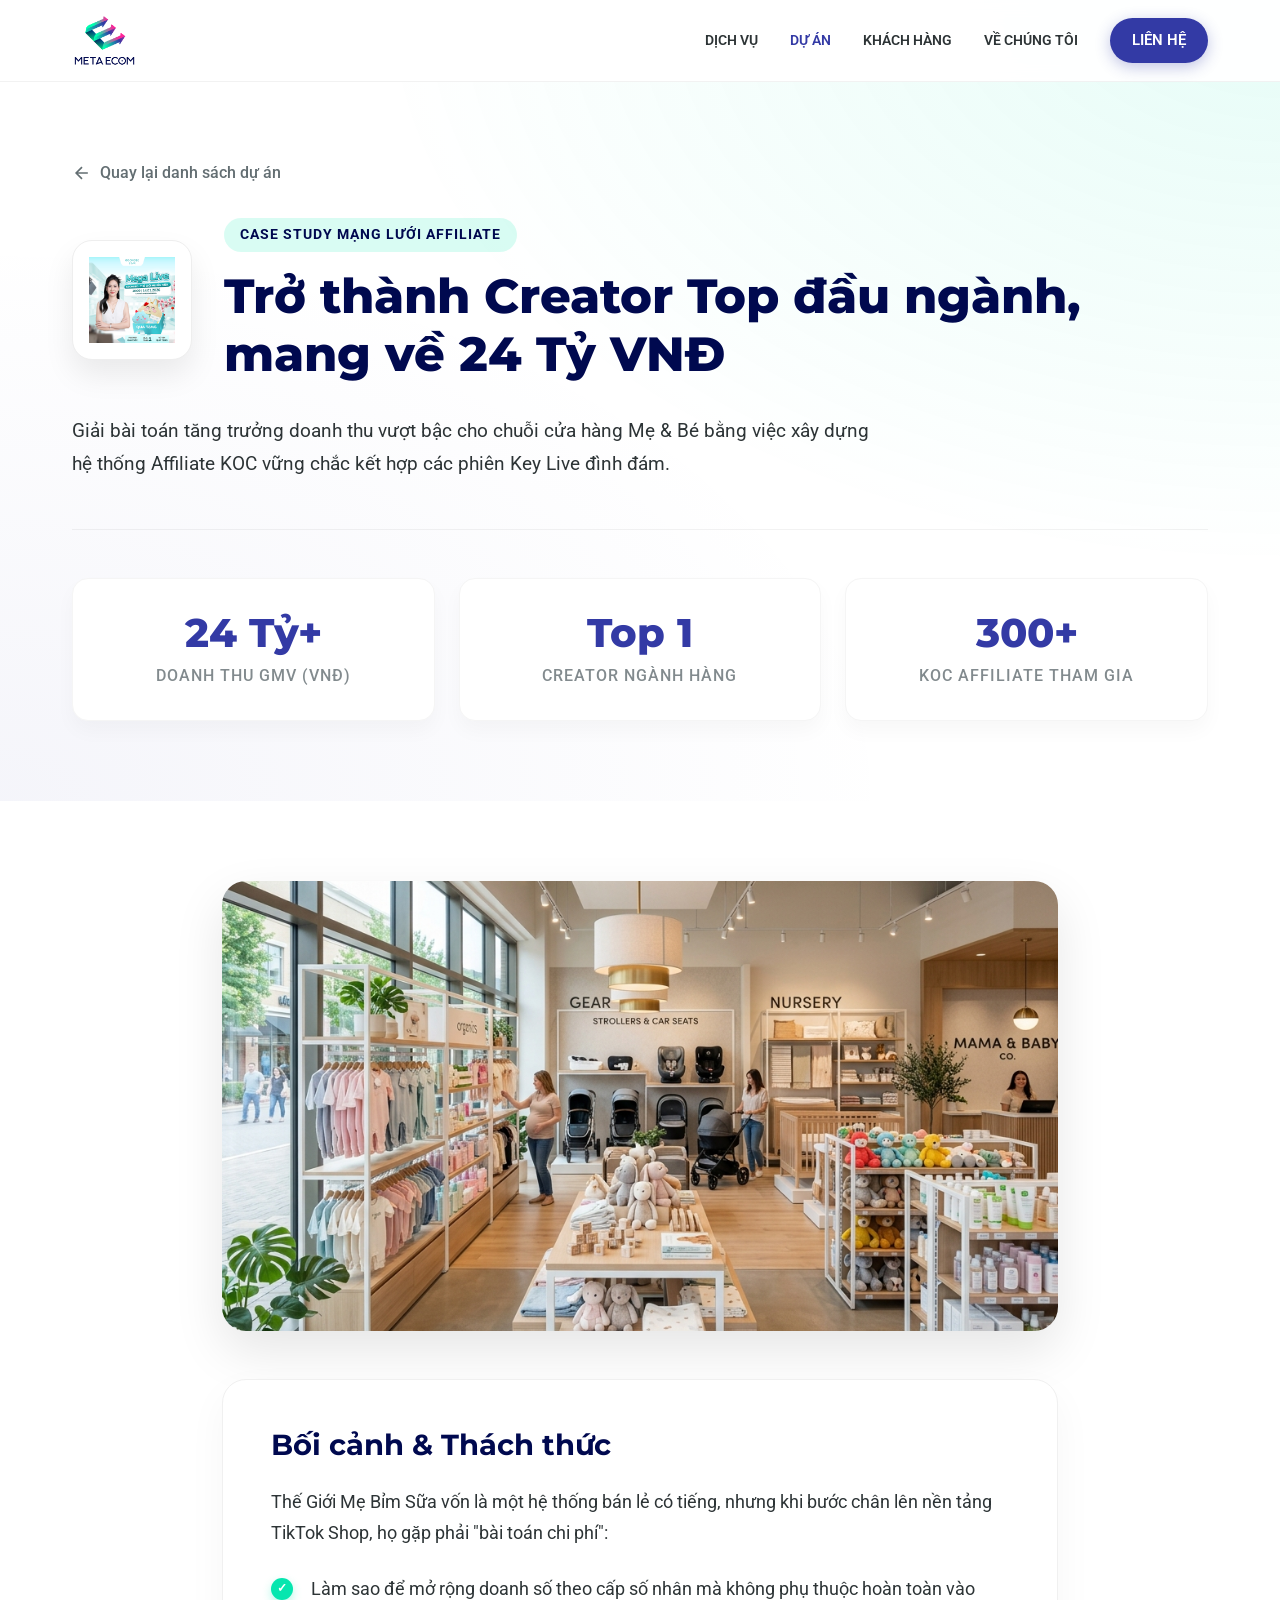
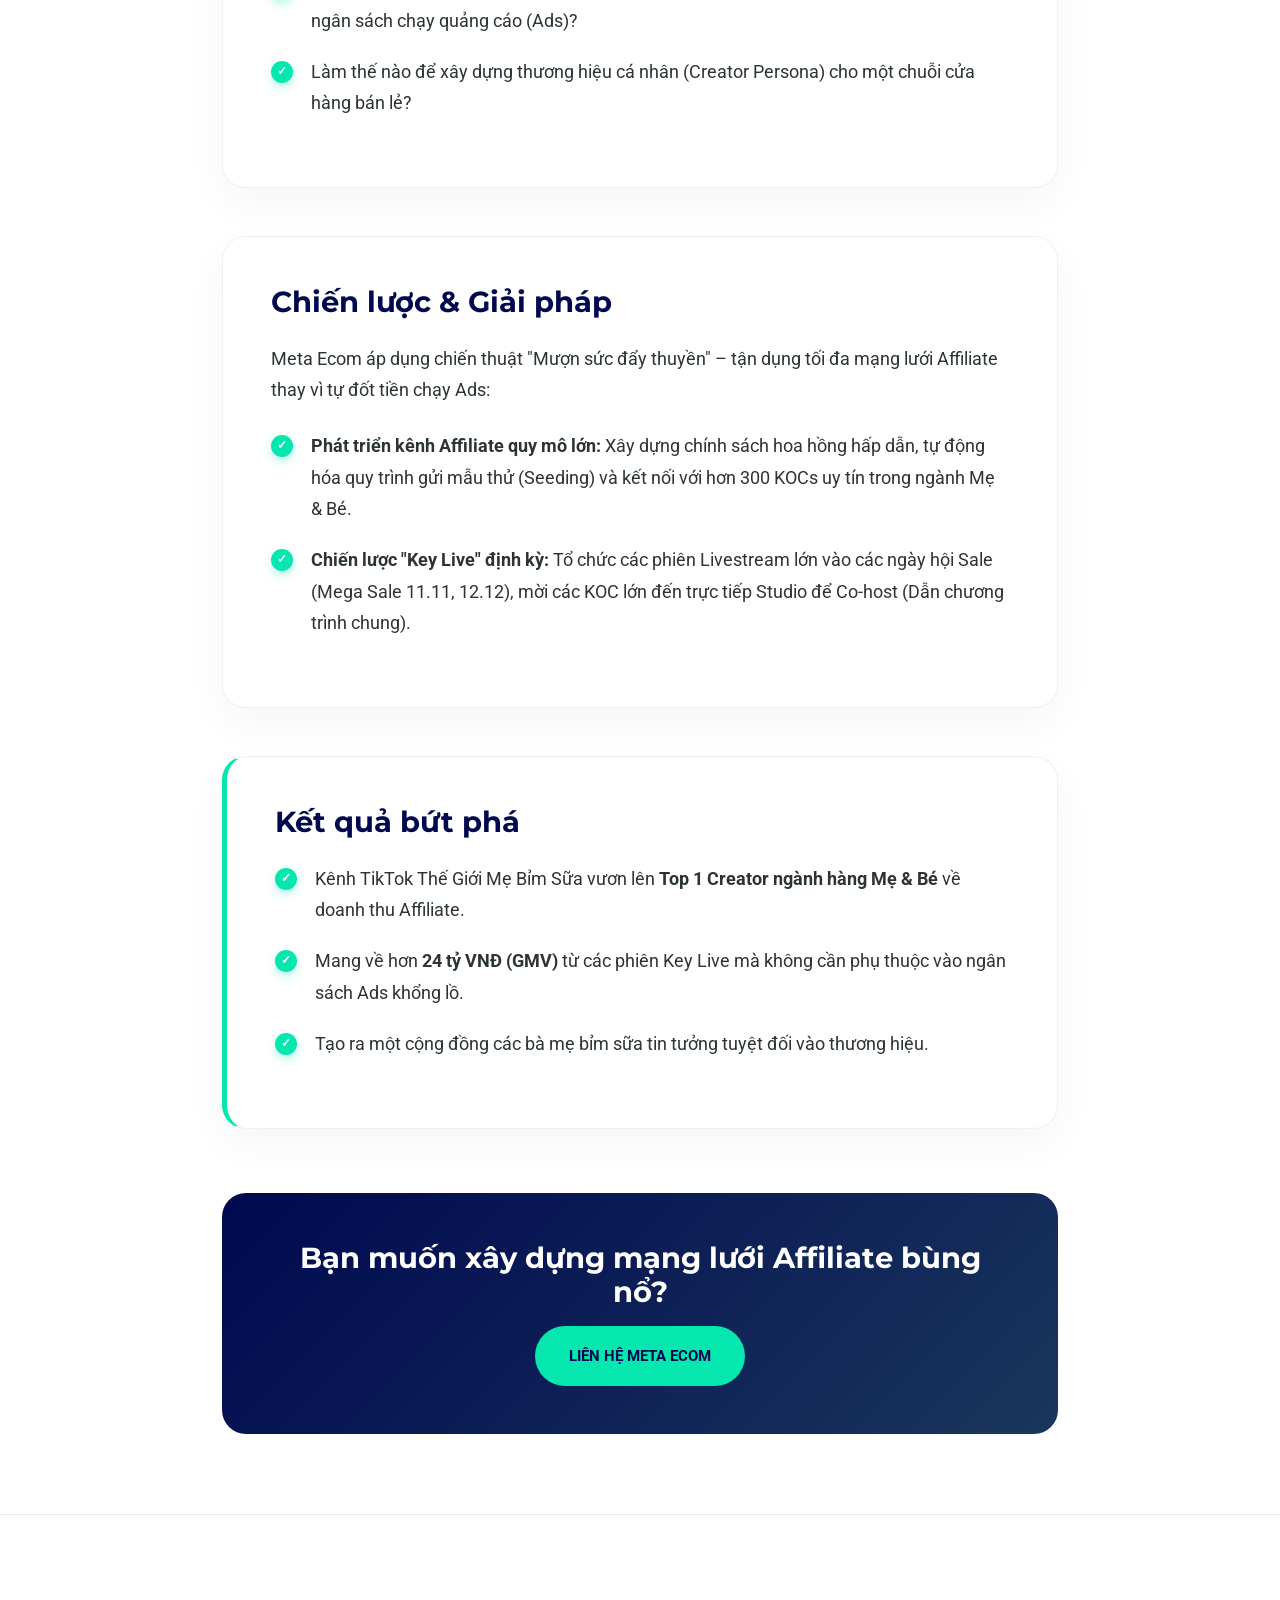
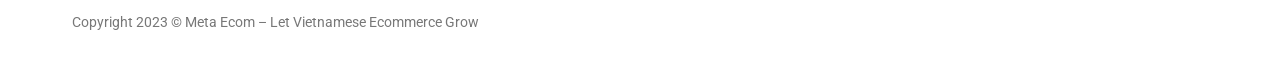
<file: case-the-gioi-me-bim-sua.html>
<!DOCTYPE html>
<html lang="vi">
<head>
    <meta charset="UTF-8">
    <meta name="viewport" content="width=device-width, initial-scale=1.0">
    <title>Case Study: Thế Giới Mẹ Bỉm Sữa - 24 Tỷ VNĐ Affiliate | Meta Ecom</title>
    <meta name="description" content="Hành trình đưa Thế Giới Mẹ Bỉm Sữa trở thành Creator Top đầu ngành, mang về GMV 24 tỷ VNĐ qua mạng lưới Affiliate.">
    <link rel="preconnect" href="https://fonts.googleapis.com">
    <link rel="preconnect" href="https://fonts.gstatic.com" crossorigin>
    <link href="https://fonts.googleapis.com/css2?family=Montserrat:wght@600;700;800&family=Roboto:wght@300;400;500;700&display=swap" rel="stylesheet">
    <link rel="stylesheet" href="css/style_v2.css?v=8">
    <style>
        .case-hero { padding: 10rem 0 5rem; background-color: var(--bg-light); background-image: radial-gradient(at 100% 0%, rgba(6, 230, 175, 0.1) 0px, transparent 50%), radial-gradient(at 0% 100%, rgba(51, 58, 165, 0.05) 0px, transparent 50%); }
        .case-header { display: flex; align-items: center; gap: 2rem; margin-bottom: 2rem; }
        .case-client-logo { width: 120px; height: 120px; border-radius: 20px; background: white; box-shadow: 0 15px 30px rgba(0,0,0,0.08); display: flex; align-items: center; justify-content: center; padding: 1rem; flex-shrink: 0; border: 1px solid #eee; }
        .case-client-logo img { max-width: 100%; max-height: 100%; object-fit: contain; }
        .case-stats { display: grid; grid-template-columns: repeat(3, 1fr); gap: 1.5rem; margin-top: 3rem; padding-top: 3rem; border-top: 1px solid rgba(0,0,0,0.05); }
        .stat-box { text-align: center; padding: 2rem; background: white; border-radius: 16px; box-shadow: 0 10px 20px rgba(0,0,0,0.03); border: 1px solid #f5f5f5; }
        .stat-number { font-size: 2.5rem; font-weight: 800; color: var(--primary); margin-bottom: 0.5rem; font-family: 'Montserrat', sans-serif; }
        .stat-label { color: var(--text-muted); font-size: 1rem; font-weight: 500; }
        .case-content-section { padding: 5rem 0; }
        .content-block { background: white; padding: 3rem; border-radius: 24px; box-shadow: 0 15px 40px rgba(0,0,0,0.04); margin-bottom: 3rem; border: 1px solid #f0f0f0; }
        .content-block h2 { color: var(--primary-dark); font-size: 1.8rem; margin-bottom: 1.5rem; display: flex; align-items: center; gap: 1rem; }
        .content-block h2 svg { color: var(--secondary); }
        .content-block p { font-size: 1.1rem; line-height: 1.8; color: var(--text-main); margin-bottom: 1rem; }
        .content-block ul {
            list-style: none;
            padding-left: 0;
            margin-top: 1.5rem;
        }
        .content-block li {
            font-size: 1.1rem;
            line-height: 1.8;
            color: var(--text-main);
            margin-bottom: 1.2rem;
            padding-left: 2.5rem;
            position: relative;
        }
        .content-block li::before {
            content: '✓';
            position: absolute;
            left: 0;
            top: 4px;
            color: white;
            background-color: var(--secondary);
            border-radius: 50%;
            width: 22px;
            height: 22px;
            display: flex;
            align-items: center;
            justify-content: center;
            font-size: 12px;
            font-weight: bold;
            box-shadow: 0 4px 10px rgba(6, 230, 175, 0.3);
        }
        @media (max-width: 768px) {
            .case-header { flex-direction: column; text-align: center; }
            .case-stats { grid-template-columns: 1fr; gap: 1rem; }
            .case-header h1 { font-size: 2.2rem !important; }
            .case-hero { padding: 6rem 0 3rem; }
        }
    </style>
</head>
<body>
    <header class="navbar" id="navbar">
        <div class="container nav-container">
            <a href="index.html" class="logo"><img src="images/logo.png" alt="Meta Ecom Logo"></a>
            <nav class="nav-links">
                <a href="index.html#services">DỊCH VỤ</a>
                <a href="projects.html" class="active" style="color: var(--primary);">DỰ ÁN</a>
                <a href="clients.html">KHÁCH HÀNG</a>
                <a href="about.html">VỀ CHÚNG TÔI</a>
                <a href="contact.html" class="btn btn-primary btn-nav">LIÊN HỆ</a>
            </nav>
        </div>
    </header>

    <section class="case-hero">
        <div class="container">
            <a href="projects.html" style="display: inline-flex; align-items: center; gap: 0.5rem; color: var(--text-muted); margin-bottom: 2rem; font-weight: 500; text-decoration: none;">
                <svg width="20" height="20" viewBox="0 0 24 24" fill="none" stroke="currentColor" stroke-width="2"><path d="M19 12H5M12 19l-7-7 7-7"/></svg>
                Quay lại danh sách dự án
            </a>
            <div class="case-header">
                <div class="case-client-logo">
                    <img src="images/clients/LOGO THẾ GIỚI MẸ BỈM SỮA.jpg" alt="Thế Giới Mẹ Bỉm Sữa Logo">
                </div>
                <div>
                    <div class="badge" style="display: inline-block; background: rgba(6, 230, 175, 0.15); color: var(--primary-dark); padding: 0.4rem 1rem; border-radius: 50px; font-weight: 700; font-size: 0.85rem; margin-bottom: 1rem;">CASE STUDY MẠNG LƯỚI AFFILIATE</div>
                    <h1 style="font-size: 3rem; color: var(--primary-dark); font-weight: 800; line-height: 1.2; margin: 0;">Trở thành Creator Top đầu ngành, mang về 24 Tỷ VNĐ</h1>
                </div>
            </div>
            <p style="font-size: 1.2rem; color: var(--text-main); line-height: 1.7; max-width: 800px; margin-top: 1.5rem;">
                Giải bài toán tăng trưởng doanh thu vượt bậc cho chuỗi cửa hàng Mẹ & Bé bằng việc xây dựng hệ thống Affiliate KOC vững chắc kết hợp các phiên Key Live đình đám.
            </p>
            <div class="case-stats">
                <div class="stat-box">
                    <div class="stat-number">24 Tỷ+</div>
                    <div class="stat-label">Doanh thu GMV (VNĐ)</div>
                </div>
                <div class="stat-box">
                    <div class="stat-number">Top 1</div>
                    <div class="stat-label">Creator ngành hàng</div>
                </div>
                <div class="stat-box">
                    <div class="stat-number">300+</div>
                    <div class="stat-label">KOC Affiliate tham gia</div>
                </div>
            </div>
        </div>
    </section>

    <section class="case-content-section bg-gray">
        <div class="container" style="max-width: 900px;">
            
            <div style="margin-bottom: 3rem; width: 100%; height: 450px; border-radius: 24px; overflow: hidden; box-shadow: 0 20px 50px rgba(0,0,0,0.1);">
                <img src="images/projects/cover_me_bim_sua.png" alt="Thế Giới Mẹ Bỉm Sữa" style="width: 100%; height: 100%; object-fit: cover; transition: transform 0.8s ease;" onmouseover="this.style.transform='scale(1.05)'" onmouseout="this.style.transform='scale(1)'">
            </div>
            
            <div class="content-block">
                <h2>Bối cảnh & Thách thức</h2>
                <p>Thế Giới Mẹ Bỉm Sữa vốn là một hệ thống bán lẻ có tiếng, nhưng khi bước chân lên nền tảng TikTok Shop, họ gặp phải "bài toán chi phí":</p>
                <ul>
                    <li>Làm sao để mở rộng doanh số theo cấp số nhân mà không phụ thuộc hoàn toàn vào ngân sách chạy quảng cáo (Ads)?</li>
                    <li>Làm thế nào để xây dựng thương hiệu cá nhân (Creator Persona) cho một chuỗi cửa hàng bán lẻ?</li>
                </ul>
            </div>
            <div class="content-block">
                <h2>Chiến lược & Giải pháp</h2>
                <p>Meta Ecom áp dụng chiến thuật "Mượn sức đẩy thuyền" – tận dụng tối đa mạng lưới Affiliate thay vì tự đốt tiền chạy Ads:</p>
                <ul>
                    <li><strong>Phát triển kênh Affiliate quy mô lớn:</strong> Xây dựng chính sách hoa hồng hấp dẫn, tự động hóa quy trình gửi mẫu thử (Seeding) và kết nối với hơn 300 KOCs uy tín trong ngành Mẹ & Bé.</li>
                    <li><strong>Chiến lược "Key Live" định kỳ:</strong> Tổ chức các phiên Livestream lớn vào các ngày hội Sale (Mega Sale 11.11, 12.12), mời các KOC lớn đến trực tiếp Studio để Co-host (Dẫn chương trình chung).</li>
                </ul>
            </div>
            <div class="content-block" style="border-left: 5px solid var(--secondary);">
                <h2>Kết quả bứt phá</h2>
                <ul>
                    <li>Kênh TikTok Thế Giới Mẹ Bỉm Sữa vươn lên <strong>Top 1 Creator ngành hàng Mẹ & Bé</strong> về doanh thu Affiliate.</li>
                    <li>Mang về hơn <strong>24 tỷ VNĐ (GMV)</strong> từ các phiên Key Live mà không cần phụ thuộc vào ngân sách Ads khổng lồ.</li>
                    <li>Tạo ra một cộng đồng các bà mẹ bỉm sữa tin tưởng tuyệt đối vào thương hiệu.</li>
                </ul>
            </div>
            <div style="background: linear-gradient(135deg, var(--primary-dark), #1a365d); border-radius: 24px; padding: 3rem; text-align: center; color: white; margin-top: 4rem;">
                <h3 style="font-size: 1.8rem; margin-bottom: 1rem; color: white;">Bạn muốn xây dựng mạng lưới Affiliate bùng nổ?</h3>
                <a href="contact.html" class="btn" style="background: var(--secondary); color: var(--primary-dark); padding: 1rem 2rem; font-weight: 700; border-radius: 50px;">LIÊN HỆ META ECOM</a>
            </div>
        </div>
    </section>

    <footer class="site-footer">
        <div class="container">
            <div class="footer-bottom" style="border-top: none; padding-top: 2rem;">
                <div>Copyright 2023 &copy; Meta Ecom – Let Vietnamese Ecommerce Grow</div>
            </div>
        </div>
    </footer>
</body>
</html>
</file>
<file: css/style_v2.css>
/* =========================================
   VARIABLES & DESIGN TOKENS
   ========================================= */
:root {
    /* Colors - From Brand Guideline */
    --primary: #333AA5; /* Royal Blue */
    --primary-dark: #00094F; /* Navy Blue */
    --secondary: #06E6AF; /* Mint Green */
    --accent: #FF2698; /* Magenta/Pink */
    
    --bg-light: #ffffff;
    --bg-gray: #f8f9fa;
    --bg-dark: #00094F; /* Use Navy for dark backgrounds */
    --bg-glass: rgba(255, 255, 255, 0.85);
    
    --text-main: #2d3436;
    --text-muted: #636e72;
    --text-light: #ffffff;
    
    /* Typography */
    --font-heading: 'Montserrat', sans-serif; /* Thay thế Monad */
    --font-sans: 'Roboto', sans-serif; /* Body font chuẩn theo Guideline */
    
    /* Spacing & Layout */
    --container-width: 1200px;
    --spacing-sm: 1rem;
    --spacing-md: 2rem;
    --spacing-lg: 4rem;
    --spacing-xl: 6rem;
    
    /* Effects */
    --shadow-sm: 0 4px 6px rgba(0,0,0,0.05);
    --shadow-md: 0 10px 20px rgba(0,0,0,0.08);
    --shadow-hover: 0 20px 40px rgba(0,86,179,0.15);
    --transition: all 0.3s cubic-bezier(0.25, 0.8, 0.25, 1);
    --radius-md: 12px;
    --radius-lg: 24px;
}

/* =========================================
   RESET & BASE STYLES
   ========================================= */
* {
    margin: 0;
    padding: 0;
    box-sizing: border-box;
}

html {
    scroll-behavior: smooth;
}

body {
    font-family: var(--font-sans);
    color: var(--text-main);
    line-height: 1.6;
    background-color: var(--bg-light);
    overflow-x: hidden;
}

a {
    text-decoration: none;
    color: inherit;
    transition: var(--transition);
}

ul {
    list-style: none;
}

img {
    max-width: 100%;
    display: block;
}

.container {
    max-width: var(--container-width);
    margin: 0 auto;
    padding: 0 var(--spacing-md);
}

.text-center { text-align: center; }
.bg-light { background-color: var(--bg-gray); }
.bg-dark { background-color: var(--bg-dark); }
.text-white { color: var(--text-light); }
.mt-2 { margin-top: var(--spacing-sm); }
.mt-4 { margin-top: var(--spacing-lg); }
.mt-auto { margin-top: auto; }

/* =========================================
   TYPOGRAPHY
   ========================================= */
h1, h2, h3, h4 {
    font-family: var(--font-heading);
    font-weight: 700;
    line-height: 1.2;
    margin-bottom: var(--spacing-sm);
    color: var(--text-main);
}

.section-title {
    font-size: 2.5rem;
    font-weight: 800;
    letter-spacing: -0.5px;
    margin-bottom: 1rem;
}

.section-subtitle {
    font-family: var(--font-sans);
    font-size: 1.125rem;
    color: var(--text-muted);
    max-width: 600px;
    margin: 0 auto var(--spacing-lg);
}

.gradient-text {
    background: linear-gradient(135deg, var(--secondary) 0%, var(--primary) 50%, var(--accent) 100%);
    -webkit-background-clip: text;
    -webkit-text-fill-color: transparent;
    background-clip: text;
}

/* =========================================
   BUTTONS
   ========================================= */
.btn {
    display: inline-flex;
    align-items: center;
    justify-content: center;
    padding: 0.75rem 1.5rem;
    border-radius: 50px;
    font-weight: 600;
    font-size: 0.95rem;
    cursor: pointer;
    transition: var(--transition);
    border: 2px solid transparent;
}

.btn-primary {
    background-color: var(--primary);
    color: var(--text-light);
    box-shadow: 0 4px 15px rgba(51,58,165,0.3);
}

.btn-primary:hover {
    background-color: var(--primary-dark);
    transform: translateY(-2px);
    box-shadow: 0 8px 25px rgba(51,58,165,0.4);
    color: var(--text-light);
}

.btn-outline {
    background-color: transparent;
    color: var(--primary);
    border-color: var(--primary);
}

.btn-outline:hover {
    background-color: var(--primary);
    color: var(--text-light);
}

.btn-large {
    padding: 1rem 2.5rem;
    font-size: 1.1rem;
}

.btn-nav {
    padding: 0.5rem 1.25rem;
}

.btn-link {
    color: var(--primary);
    font-weight: 600;
    padding: 0;
}

.btn-link:hover {
    color: var(--primary-light);
    transform: translateX(5px);
}

.btn-sm {
    padding: 0.5rem 1rem;
    font-size: 0.85rem;
}

.btn-block {
    width: 100%;
}

/* =========================================
   COMPONENTS
   ========================================= */
.glass-card {
    background: var(--bg-glass);
    backdrop-filter: blur(16px);
    -webkit-backdrop-filter: blur(16px);
    border: 1px solid rgba(255, 255, 255, 0.3);
    border-radius: var(--radius-lg);
    box-shadow: var(--shadow-md);
}

.badge {
    display: inline-block;
    padding: 0.5rem 1rem;
    background: rgba(0, 86, 179, 0.1);
    color: var(--primary);
    border-radius: 50px;
    font-weight: 700;
    font-size: 0.85rem;
    margin-bottom: 1.5rem;
    text-transform: uppercase;
    letter-spacing: 1px;
}

/* =========================================
   HEADER & NAVBAR
   ========================================= */
.navbar {
    position: fixed;
    top: 0;
    left: 0;
    width: 100%;
    z-index: 1000;
    background-color: rgba(255, 255, 255, 0.95);
    backdrop-filter: blur(10px);
    border-bottom: 1px solid rgba(0,0,0,0.05);
    transition: var(--transition);
    padding: 0.5rem 0;
}

.navbar.scrolled {
    padding: 0.5rem 0;
    box-shadow: var(--shadow-sm);
}

.nav-container {
    display: flex;
    justify-content: space-between;
    align-items: center;
}

.logo {
    display: flex;
    align-items: center;
}

.logo img {
    max-height: 65px;
    width: auto;
}

.nav-links {
    display: flex;
    align-items: center;
    gap: 2rem;
}

.nav-links a:not(.btn) {
    font-size: 0.9rem;
    font-weight: 600;
    color: var(--text-main);
}

.nav-links a:not(.btn):hover {
    color: var(--primary);
}

.mobile-menu-btn {
    display: none;
    background: none;
    border: none;
    cursor: pointer;
    color: var(--text-main);
}

/* =========================================
   HERO SECTION
   ========================================= */
.hero {
    position: relative;
    padding: 10rem 0 6rem;
    min-height: 100vh;
    display: flex;
    align-items: center;
    background: radial-gradient(circle at top right, rgba(0,86,179,0.05) 0%, transparent 50%);
}

.hero-grid {
    display: grid;
    grid-template-columns: 1.2fr 1fr; /* Tăng tỷ lệ cột trái lên để chứa chữ */
    gap: 3rem;
    align-items: center;
    position: relative;
    z-index: 2;
}

.hero-content {
    max-width: 100%;
    text-align: left;
}

.hero-title {
    font-size: 2.6rem; 
    font-weight: 800;
    letter-spacing: -1px;
    margin-bottom: 1.25rem;
    line-height: 1.3;
}

.hero-slogan {
    display: block;
    font-size: 1.8rem;
    color: var(--text-main);
    white-space: nowrap; /* Ép buộc chỉ nằm trên 1 dòng */
    margin-bottom: 0.5rem;
}

.hero-desc {
    font-size: 1.15rem;
    color: var(--text-muted);
    margin-bottom: 2.5rem;
}

.hero-cta {
    display: flex;
    gap: 1rem;
    justify-content: flex-start;
}

.hero-image {
    position: relative;
    animation: float 6s ease-in-out infinite;
}

.hero-image img {
    width: 100%;
    height: auto;
    border-radius: var(--radius-lg);
}

@keyframes float {
    0% { transform: translateY(0px); }
    50% { transform: translateY(-20px); }
    100% { transform: translateY(0px); }
}

.hero-bg-glow {
    position: absolute;
    top: 50%;
    left: 50%;
    transform: translate(-50%, -50%);
    width: 60vw;
    height: 60vw;
    background: radial-gradient(circle, rgba(0,86,179,0.08) 0%, transparent 70%);
    z-index: 1;
    pointer-events: none;
}

/* =========================================
   ABOUT SECTION
   ========================================= */
.about {
    padding: var(--spacing-xl) 0;
}

/* ABOUT STATS BLOCK (Overlapping Layout) */
.about-stats-container {
    position: relative;
    margin-top: 4rem;
    min-height: 400px;
    display: flex;
    align-items: center;
}

.about-stats-image {
    position: absolute;
    right: 0;
    top: 0;
    width: 75%; /* Ảnh chiếm 75% chiều rộng bên phải */
    height: 100%;
    z-index: 1;
}

.about-stats-image img {
    width: 100%;
    height: 100%;
    object-fit: cover;
    border-radius: var(--radius-lg);
}

.about-stats-box {
    position: relative;
    z-index: 2;
    background: var(--primary-dark); /* Trả lại màu Xanh Navy */
    color: var(--text-light);
    padding: 3.5rem 4rem;
    border-radius: var(--radius-md);
    width: 65%;
    display: flex;
    justify-content: space-between;
    box-shadow: var(--shadow-hover);
}

.stat-item {
    text-align: left;
    flex: 1;
}

.stat-number {
    font-size: 3.5rem;
    font-weight: 800;
    line-height: 1.1;
    font-family: var(--font-heading);
    margin-bottom: 0.5rem;
}

.stat-label {
    font-size: 1rem;
    opacity: 0.8;
    text-transform: uppercase;
    letter-spacing: 1px;
}

/* =========================================
   SERVICES (4 PILLARS)
   ========================================= */
.services {
    padding: var(--spacing-xl) 0;
    background-color: var(--bg-gray);
}

.pillars-grid {
    display: grid;
    grid-template-columns: repeat(4, 1fr);
    gap: 2rem;
    margin-top: 3rem;
}

.pillar-card {
    background: transparent;
    border-radius: var(--radius-md);
    transition: var(--transition);
    display: flex;
    flex-direction: column;
    position: relative;
    margin-top: 40px; /* Chừa không gian cho logo nổi lên */
    box-shadow: var(--shadow-sm);
}

.pillar-card:hover {
    transform: translateY(-10px);
    box-shadow: var(--shadow-hover);
}

.pillar-header {
    position: relative;
    padding: 3.5rem 1rem 1.5rem; /* Padding trên lớn để chừa chỗ cho logo */
    border-radius: var(--radius-md) var(--radius-md) 0 0;
    text-align: center;
}

.pillar-logo {
    width: 80px;
    height: 80px;
    background: white;
    border-radius: 50%;
    position: absolute;
    top: -40px;
    left: 50%;
    transform: translateX(-50%);
    box-shadow: 0 5px 15px rgba(0,0,0,0.1);
    display: flex;
    align-items: center;
    justify-content: center;
    padding: 15px;
}

.pillar-logo img {
    width: 100%;
    height: auto;
    object-fit: contain;
}

.pillar-header h3 {
    margin: 0;
    font-size: 1.3rem;
    color: white;
    text-transform: uppercase;
    line-height: 1.4;
}

.pillar-body {
    background: white;
    padding: 2rem 1.5rem;
    border-radius: 0 0 var(--radius-md) var(--radius-md);
    flex-grow: 1;
    display: flex;
    flex-direction: column;
    border: 1px solid #eee;
    border-top: none;
}

.pillar-features {
    margin-bottom: 2rem;
    flex-grow: 1;
}

.pillar-features li {
    position: relative;
    padding-left: 1.5rem;
    margin-bottom: 1rem;
    font-size: 0.95rem;
    color: var(--text-main); /* Chữ đậm hơn dễ đọc trên nền trắng */
    font-weight: 500;
}

.pillar-features li::before {
    content: "•"; /* Đổi thành dấu chấm đen giống ảnh */
    position: absolute;
    left: 0;
    color: var(--text-main);
    font-weight: bold;
    font-size: 1.2rem;
    line-height: 1;
}

/* =========================================
   LOGO WALL (CLIENTS)
   ========================================= */
.clients {
    padding: var(--spacing-xl) 0;
}

.logo-wall {
    display: grid;
    grid-template-columns: repeat(6, 1fr);
    gap: 2rem;
    margin-top: 3rem;
    align-items: center;
}

.client-logo {
    padding: 0;
    background: transparent;
    border-radius: var(--radius-md);
    position: relative;
    cursor: pointer;
    display: flex;
    justify-content: center;
    align-items: center;
    height: 120px;
    transition: var(--transition);
}

.client-logo img {
    width: 100%;
    height: 100%;
    max-width: 100%;
    max-height: 100%;
    object-fit: contain;
    transition: transform 0.3s ease;
    mix-blend-mode: multiply; /* Khử nền trắng của ảnh JPG */
}

.client-logo:hover {
    transform: translateY(-5px);
}

.client-logo:hover img {
    transform: scale(1.15); /* Phóng to mạnh hơn một chút khi hover */
}

/* Tooltip on Hover */
.client-logo::after {
    content: attr(data-tooltip);
    position: absolute;
    bottom: 110%;
    left: 50%;
    transform: translateX(-50%) translateY(10px);
    background: var(--bg-dark);
    color: white;
    padding: 0.5rem 1rem;
    border-radius: 4px;
    font-size: 0.8rem;
    white-space: nowrap;
    opacity: 0;
    visibility: hidden;
    transition: var(--transition);
    pointer-events: none;
}

.client-logo:hover::after {
    opacity: 1;
    visibility: visible;
    transform: translateX(-50%) translateY(0);
}

/* =========================================
   PROJECTS (CASE STUDIES)
   ========================================= */
.projects {
    padding: var(--spacing-xl) 0;
}

.project-slider {
    display: grid;
    grid-template-columns: repeat(3, 1fr);
    gap: 2rem;
    margin-top: 3rem;
}

.project-card {
    border-radius: var(--radius-md);
    overflow: hidden;
    box-shadow: var(--shadow-sm);
    transition: var(--transition);
    background: var(--bg-light);
    display: flex;
    flex-direction: column;
}

.project-card:hover {
    transform: translateY(-10px);
    box-shadow: var(--shadow-hover);
}

.project-img {
    height: 200px;
    position: relative;
    display: flex;
    align-items: center;
    justify-content: center;
}

.project-tag {
    position: absolute;
    top: 1rem;
    left: 1rem;
    background: var(--bg-glass);
    padding: 0.25rem 0.75rem;
    border-radius: 50px;
    font-weight: 700;
    font-size: 0.8rem;
    letter-spacing: 1px;
}

.project-info {
    padding: 2rem;
    display: flex;
    flex-direction: column;
    flex-grow: 1;
}

.project-info h3 {
    font-size: 1.25rem;
    margin-bottom: 1rem;
}

.project-info p {
    color: var(--text-muted);
    font-size: 0.95rem;
    margin-bottom: 1.5rem;
}

/* =========================================
   AWARDS
   ========================================= */
.awards {
    padding: var(--spacing-lg) 0;
}

.awards .section-title {
    color: var(--text-light);
}

.awards-grid {
    display: grid;
    grid-template-columns: repeat(3, 1fr);
    gap: 2rem;
    margin-top: 3rem;
}

.award-item {
    padding: 2rem;
    border: 1px solid rgba(255,255,255,0.1);
    border-radius: var(--radius-md);
    background: rgba(255,255,255,0.05);
}

.award-item h4 {
    color: var(--primary-light);
    font-size: 1.2rem;
}

.award-item p {
    color: #ccc;
    margin: 0;
}

/* =========================================
   CONTACT CARD (NEW LAYOUT)
   ========================================= */
.cta-section {
    position: relative;
    z-index: 10;
}

.contact-container {
    max-width: 1350px; /* Nới rộng hơn hẳn Container mặc định (1200px) */
    width: 100%;
}

.contact-card {
    background-color: white; 
    border-radius: 20px;
    display: grid;
    grid-template-columns: 1fr 1fr; /* Chia lại 50/50 đều nhau */
    gap: 0; 
    padding: 0; 
    box-shadow: 0 15px 40px rgba(0, 9, 79, 0.15);
    overflow: hidden;
}

.contact-left {
    background-color: var(--primary-dark); /* Đưa màu Navy vào nửa trái */
    color: white;
    padding: 3rem 4rem; /* Giảm padding trên/dưới, giữ lề ngang rộng */
    position: relative;
    display: flex;
    flex-direction: column;
    justify-content: flex-start; /* Đẩy nội dung lên trên cùng */
}

.contact-title {
    font-size: 2.25rem;
    font-weight: 800;
    color: white;
    margin-bottom: 0.5rem;
}

.contact-subtitle {
    color: rgba(255, 255, 255, 0.85);
    font-size: 0.95rem;
    margin-bottom: 2rem;
    max-width: 100%;
    line-height: 1.5;
}

/* Contact Form Right Side */
.contact-right {
    background-color: white;
    padding: 3rem 4rem; /* Giảm padding trên/dưới tương xứng nửa trái */
    display: flex;
    flex-direction: column;
    justify-content: flex-start; /* Đẩy form lên trên cùng cho ngang bằng bên trái */
}

.contact-form-modern {
    display: flex;
    flex-direction: column;
    gap: 1.25rem;
    justify-content: flex-start;
}

.contact-form-modern input,
.contact-form-modern select,
.contact-form-modern textarea {
    width: 100%;
    background: #f8f9fa; /* Màu xám rất nhẹ */
    border: 1px solid #eaeaea; /* Viền siêu mỏng */
    border-radius: 8px;
    padding: 1rem 1.25rem;
    font-family: inherit;
    font-size: 0.95rem;
    color: var(--text-main);
    transition: var(--transition);
}

.contact-form-modern input:focus,
.contact-form-modern select:focus,
.contact-form-modern textarea:focus {
    outline: none;
    border-color: var(--secondary);
    box-shadow: 0 0 0 3px rgba(6, 230, 175, 0.15); /* Glow viền Mint */
    background: white;
}

.contact-form-modern select {
    color: var(--text-muted);
    cursor: pointer;
}

.btn-gradient-submit {
    background: linear-gradient(to right, #00B4DB, #FF2698); /* Từ Cyan sang Magenta */
    color: white;
    border: none;
    border-radius: 8px;
    padding: 1.1rem;
    font-size: 1.05rem;
    font-weight: 700;
    cursor: pointer;
    transition: transform 0.3s ease, box-shadow 0.3s ease;
    margin-top: 0.5rem;
}

.btn-gradient-submit:hover {
    transform: translateY(-2px);
    box-shadow: 0 8px 20px rgba(255, 38, 152, 0.4);
}

/* Override input placeholder colors */
.contact-form-modern ::placeholder {
    color: #999;
}

/* =========================================
   PROJECT SLIDER (CAROUSEL)
   ========================================= */
.project-slider {
    display: flex;
    gap: 2rem;
    overflow-x: auto;
    padding: 1rem 0 3rem;
    scroll-snap-type: x mandatory;
    scroll-behavior: smooth;
    -webkit-overflow-scrolling: touch;
    scrollbar-width: none; /* Firefox */
}

.project-slider::-webkit-scrollbar {
    display: none; /* Chrome/Safari */
}

.project-card {
    flex: 0 0 400px;
    scroll-snap-align: center;
    background: white;
    border-radius: var(--radius-lg);
    box-shadow: var(--shadow-sm);
    overflow: hidden;
    display: flex;
    flex-direction: column;
    transition: var(--transition);
    border: 1px solid #eee;
}

.project-card:hover {
    transform: translateY(-5px);
    box-shadow: var(--shadow-md);
}

.project-img {
    height: 220px;
    position: relative;
    background-color: var(--dark);
    display: flex;
    align-items: center;
    justify-content: center;
    /* Temporarily center the text inside placeholder */
    color: white;
    font-size: 1.5rem;
    font-weight: 700;
}

.project-tag {
    position: absolute;
    bottom: 1rem;
    left: 1rem;
    background: var(--primary);
    color: white;
    padding: 0.5rem 1.2rem;
    border-radius: var(--radius-full);
    font-size: 0.85rem;
    font-weight: 700;
    letter-spacing: 1px;
    box-shadow: 0 4px 10px rgba(0,0,0,0.2);
}

.project-info {
    padding: 1.5rem;
    flex: 1;
    display: flex;
    flex-direction: column;
}

.project-info h3 {
    font-size: 1.25rem;
    color: var(--secondary);
    margin-bottom: 0.75rem;
    line-height: 1.4;
}

.project-info p {
    color: var(--text-muted);
    margin-bottom: 1.5rem;
    line-height: 1.6;
    font-size: 0.95rem;
}

.project-info .btn {
    margin-top: auto;
    align-self: flex-start;
}

.slider-wrapper {
    position: relative;
    padding: 0 10px;
}

.slider-btn {
    position: absolute;
    top: 50%;
    transform: translateY(-50%);
    width: 50px;
    height: 50px;
    border-radius: 50%;
    background: white;
    border: 1px solid #ddd;
    color: var(--primary);
    display: flex;
    align-items: center;
    justify-content: center;
    cursor: pointer;
    transition: var(--transition);
    box-shadow: 0 4px 15px rgba(0,0,0,0.15);
    z-index: 10;
}

.slider-btn.prev-btn {
    left: -20px;
}

.slider-btn.next-btn {
    right: -20px;
}

.slider-btn:hover {
    background: var(--primary);
    color: white;
    border-color: var(--primary);
    transform: translateY(-50%) scale(1.1);
}

/* =========================================
   AWARDS SLIDER
   ========================================= */
.award-slider-wrapper {
    position: relative;
    padding: 0 10px;
}

.award-slider {
    display: flex;
    gap: 1.5rem;
    overflow-x: auto;
    padding: 1rem 0 3rem;
    scroll-snap-type: x mandatory;
    scroll-behavior: smooth;
    scrollbar-width: none;
}

.award-slider::-webkit-scrollbar {
    display: none;
}

.award-card {
    flex: 0 0 240px; /* Thu nhỏ để hiển thị được 5 thẻ */
    scroll-snap-align: center;
    background: transparent;
    padding: 1.5rem 0.5rem;
    display: flex;
    flex-direction: column;
    align-items: center;
    justify-content: flex-start;
    transition: all 0.4s cubic-bezier(0.25, 0.8, 0.25, 1);
    transform: scale(0.85); /* Mặc định nhỏ hơn */
    opacity: 0.5; /* Mặc định mờ */
}

.award-card.active-center {
    transform: scale(1.1); /* Thẻ ở giữa sẽ to nhất */
    opacity: 1; /* Rõ nét hoàn toàn */
}

.award-card:hover {
    opacity: 1; /* Hover cũng sẽ làm rõ nét */
}

.award-badge {
    position: relative;
    width: 160px;
    height: 160px;
    margin-bottom: 1.5rem;
    display: flex;
    align-items: center;
    justify-content: center;
}

.wreath-placeholder {
    position: absolute;
    top: 0;
    left: 0;
    width: 100%;
    height: 100%;
    border: 3px solid #e0e0e0;
    border-radius: 50%;
    transition: var(--transition);
}

.award-card:hover .wreath-placeholder {
    border-color: var(--secondary); /* Vòng viền chuyển sang xanh Mint khi hover */
    box-shadow: 0 0 15px rgba(6, 230, 175, 0.2);
}

.wreath-placeholder::before,
.wreath-placeholder::after {
    content: '';
    position: absolute;
    width: 20px;
    height: 20px;
    background: white; /* Matches bg-light/white */
    top: -5px;
}

.wreath-placeholder::before { left: 45%; }
.wreath-placeholder::after { right: 45%; }

.award-img {
    width: 60%; /* Giảm nhẹ kích thước logo để nhường chỗ cho vòng nguyệt quế */
    height: 60%;
    object-fit: contain;
    z-index: 2;
    transition: var(--transition);
}

.award-card.active-center .award-img {
    transform: scale(1.1); /* Logo ở giữa to hơn */
}

.award-card h4 {
    font-size: 1rem;
    color: var(--primary); /* Sử dụng màu Xanh chủ đạo cho tên Giải thưởng */
    margin-bottom: 0.5rem;
    line-height: 1.4;
    font-weight: 700;
}

.award-card p {
    color: var(--text-muted);
    font-size: 0.85rem;
    line-height: 1.4;
    font-weight: 500;
}

/* Fix title color for light background */
.awards .section-title {
    color: var(--primary-dark); /* Màu xanh Navy đậm cho Tiêu đề chính */
    font-weight: 800;
}

/* Novaon style buttons with Brand Colors */
.award-slider-wrapper .nova-btn {
    width: 40px;
    height: 40px;
    background: transparent;
    border: 1px solid #ccc;
    color: #888;
    box-shadow: none;
}

.award-slider-wrapper .nova-btn:hover {
    background: rgba(255, 38, 152, 0.05); /* Magenta mờ */
    color: var(--accent); /* Đổi sang màu Hồng/Magenta khi hover */
    border-color: var(--accent);
    transform: translateY(-50%) scale(1.1);
}

/* =========================================
   CORE VALUES (5T1C)
   ========================================= */
.values-alternating {
    display: flex;
    flex-direction: column;
    gap: 6rem;
    position: relative;
    z-index: 2;
    padding: 2rem 0;
}

.value-row {
    display: flex;
    align-items: center;
    gap: 5rem;
}

.value-row.reverse {
    flex-direction: row-reverse;
}

.value-image {
    flex: 1;
    position: relative;
}

.image-wrapper {
    position: relative;
    border-radius: 24px;
    overflow: hidden;
    box-shadow: 0 20px 40px rgba(0,0,0,0.1);
    transition: transform 0.4s ease;
}

.value-row:hover .image-wrapper {
    transform: translateY(-10px);
    box-shadow: 0 30px 50px rgba(0,0,0,0.15);
}

.image-wrapper img {
    width: 100%;
    height: 100%;
    object-fit: cover;
    display: block;
    aspect-ratio: 4/3;
}

.image-backdrop {
    position: absolute;
    inset: 0;
    background: linear-gradient(135deg, transparent 40%, var(--brand-color, var(--primary)) 120%);
    opacity: 0.3;
    pointer-events: none;
}

.value-content {
    flex: 1;
}

.value-tag {
    display: inline-block;
    padding: 0.5rem 1.2rem;
    border-radius: 50px;
    font-size: 0.85rem;
    font-weight: 700;
    letter-spacing: 1px;
    margin-bottom: 1.5rem;
}

.value-title {
    font-size: 2.5rem;
    font-weight: 800;
    color: var(--primary-dark);
    margin-bottom: 1.5rem;
    line-height: 1.2;
}

.value-desc {
    font-size: 1.15rem;
    line-height: 1.8;
    color: var(--text-muted);
}

/* For 1C Special Glow */
.c-glow {
    position: absolute;
    top: 0;
    left: 0;
    width: 100%;
    height: 100%;
    background: radial-gradient(circle at 100% 100%, rgba(6,230,175,0.3) 0%, transparent 60%);
    pointer-events: none;
}
.c-content {
    transition: all 0.4s cubic-bezier(0.175, 0.885, 0.32, 1.275);
}
.value-row:hover .c-content {
    transform: translateY(-10px);
    box-shadow: 0 30px 60px rgba(0,9,79,0.3) !important;
}
.c-content::after {
    content: '';
    position: absolute;
    inset: 0;
    border-radius: 24px;
    padding: 2px;
    background: linear-gradient(135deg, #06E6AF, #FF2698, #00B4DB);
    -webkit-mask: linear-gradient(#fff 0 0) content-box, linear-gradient(#fff 0 0);
    -webkit-mask-composite: xor;
    mask-composite: exclude;
    opacity: 0.6;
    transition: opacity 0.3s ease;
}
.value-row:hover .c-content::after {
    opacity: 1;
}

/* Card styling for value-content */
.value-card {
    position: relative;
    background: #ffffff;
    padding: 3.5rem;
    border-radius: 24px;
    box-shadow: 0 10px 30px rgba(0,0,0,0.04);
    overflow: hidden;
    transition: all 0.4s cubic-bezier(0.175, 0.885, 0.32, 1.275);
    border: 1px solid rgba(0,0,0,0.03);
    z-index: 1;
}

.value-row:hover .value-card {
    transform: translateY(-10px);
    box-shadow: 0 20px 40px rgba(0,9,79,0.1);
    z-index: 2;
}

.t-card::before {
    content: '';
    position: absolute;
    top: 0;
    left: 0;
    width: 100%;
    height: 5px;
    background: var(--card-color);
    transition: height 0.3s ease;
}

.value-row:hover .t-card::before {
    height: 100%;
    opacity: 0.03;
}

.value-bg-text {
    position: absolute;
    top: -30px;
    right: -20px;
    font-size: 12rem;
    font-weight: 900;
    font-family: var(--font-heading);
    color: var(--card-color, var(--primary));
    opacity: 0.04;
    transition: all 0.4s ease;
    z-index: -1;
    pointer-events: none;
    line-height: 1;
}

.value-row:hover .value-bg-text {
    transform: scale(1.1) translate(-10px, 10px);
    opacity: 0.08;
}

/* =========================================
   LEADERSHIP
   ========================================= */
.founders-grid {
    display: grid;
    grid-template-columns: repeat(2, 1fr);
    gap: 3rem;
    margin-bottom: 5rem;
}

.leader-card {
    background: #ffffff;
    border-radius: 24px;
    padding: 2.5rem;
    display: flex;
    align-items: center;
    gap: 2.5rem;
    box-shadow: 0 10px 30px rgba(0,0,0,0.05);
    border: 1px solid rgba(0,0,0,0.03);
    transition: all 0.4s ease;
}

.leader-card:hover {
    transform: translateY(-5px);
    box-shadow: 0 20px 40px rgba(0,9,79,0.1);
}

.leader-img-box {
    flex: 0 0 200px;
    height: 200px;
    border-radius: 50%;
    overflow: hidden;
    position: relative;
    border: 4px solid var(--bg-gray);
    box-shadow: 0 15px 25px rgba(0,0,0,0.1);
    background: var(--bg-gray);
}

.leader-img-box img {
    width: 100%;
    height: 100%;
    object-fit: cover;
    object-position: center top;
    transition: transform 0.5s ease;
}

.leader-card:hover .leader-img-box img {
    transform: scale(1.08);
}

.leader-overlay {
    position: absolute;
    inset: 0;
    background: rgba(0,9,79,0.5);
    display: flex;
    align-items: center;
    justify-content: center;
    opacity: 0;
    transition: opacity 0.3s ease;
}

.leader-card:hover .leader-overlay {
    opacity: 1;
}

.social-icon {
    width: 45px;
    height: 45px;
    background: white;
    border-radius: 50%;
    display: flex;
    align-items: center;
    justify-content: center;
    color: #0077b5; /* LinkedIn color */
    transform: translateY(20px);
    transition: all 0.3s ease;
}

.leader-card:hover .social-icon {
    transform: translateY(0);
}

.leader-info h3 {
    font-size: 1.8rem;
    color: var(--primary-dark);
    margin-bottom: 0.25rem;
}

.leader-title {
    color: var(--secondary);
    font-weight: 700;
    font-size: 1.05rem;
    margin-bottom: 1.5rem;
    letter-spacing: 1px;
    text-transform: uppercase;
}

.leader-quote {
    font-style: italic;
    color: var(--text-muted);
    line-height: 1.7;
    position: relative;
    padding-left: 1.5rem;
    border-left: 3px solid var(--secondary);
}

.expert-grid {
    display: flex;
    flex-wrap: nowrap;
    overflow-x: auto;
    gap: 2.5rem;
    padding-bottom: 2rem;
    scroll-snap-type: x mandatory;
    -webkit-overflow-scrolling: touch;
    scroll-behavior: smooth;
    /* Hide scrollbar */
    scrollbar-width: none;
}

.expert-card {
    flex: 0 0 calc(33.333% - 1.66rem);
    min-width: 280px;
    scroll-snap-align: start;
    text-align: left;
    background: transparent;
    border: none;
    box-shadow: none;
    padding: 0;
    transition: transform 0.3s ease;
}

/* Slider Controls */
.slider-wrapper {
    position: relative;
    padding: 0 40px;
}

.slider-btn {
    position: absolute;
    top: 40%;
    transform: translateY(-50%);
    width: 48px;
    height: 48px;
    background: white;
    border: 1px solid rgba(0,0,0,0.05);
    border-radius: 50%;
    box-shadow: 0 4px 15px rgba(0,0,0,0.1);
    display: flex;
    align-items: center;
    justify-content: center;
    cursor: pointer;
    z-index: 10;
    color: var(--primary-dark);
    transition: all 0.3s ease;
}

.slider-btn:hover {
    background: var(--primary);
    color: white;
    box-shadow: 0 8px 20px rgba(0,9,79,0.2);
}

.slider-btn svg {
    width: 24px;
    height: 24px;
}

.slider-btn.prev-btn {
    left: -20px;
}

.slider-btn.next-btn {
    right: -20px;
}

.expert-card:hover {
    transform: translateY(-5px);
}

.expert-img {
    width: 100%;
    aspect-ratio: 1 / 1.1;
    margin-bottom: 1rem;
    overflow: hidden;
    background: var(--bg-gray);
    border-radius: 4px;
}

.expert-img img {
    width: 100%;
    height: 100%;
    object-fit: cover;
    object-position: var(--img-pos, center top);
    transform: scale(var(--img-scale, 1));
    transform-origin: var(--img-origin, center top);
    transition: transform 0.5s ease;
}

.expert-card:hover .expert-img img {
    transform: scale(calc(var(--img-scale, 1) * 1.05));
}

.expert-info h4 {
    font-size: 1.25rem;
    color: var(--primary-dark);
    margin-bottom: 0.25rem;
    font-weight: 700;
}

.expert-title {
    color: var(--secondary);
    font-size: 0.95rem;
    font-weight: 500;
}

/* =========================================
   RESPONSIVE DESIGN
   ========================================= */
@media (max-width: 992px) {
    .about-stats-container {
        flex-direction: column;
    }
    .about-stats-image {
        position: relative;
        width: 100%;
        height: 300px;
    }
    .about-stats-box {
        width: 90%;
        margin-top: -50px;
        flex-direction: column;
        gap: 2rem;
        text-align: center;
    }
    .stat-item {
        text-align: center;
    }
    
    .value-row, .value-row.reverse {
        flex-direction: column;
        gap: 2.5rem;
    }
    
    .hero-grid {
        grid-template-columns: 1fr;
        text-align: center;
    }
    .hero-content {
        margin: 0 auto;
        text-align: center;
    }
    .hero-slogan {
        white-space: normal; /* Cho phép rớt dòng trên Mobile */
        font-size: 1.5rem;
    }
    .hero-cta {
        justify-content: center;
    }
    .hero-image {
        margin-top: 2rem;
    }
    .hero-title {
        font-size: 2.8rem;
    }
    .pillars-grid { grid-template-columns: repeat(2, 1fr); }
    .logo-wall { grid-template-columns: repeat(3, 1fr); }
    .project-slider { grid-template-columns: repeat(2, 1fr); }

    /* Contact Card Responsive */
    .contact-card {
        grid-template-columns: 1fr;
        padding: 2rem;
    }
    .contact-badges {
        position: relative;
        transform: none;
        top: 0;
        right: 0;
        margin-top: 2rem;
        margin-left: auto;
    }
}

/* Hide mobile elements on desktop by default */
.menu-close-btn { display: none; }
.mobile-menu-btn { display: none; } /* Ensure hamburger is hidden too if not already */

@media (max-width: 768px) {
    .nav-links {
        display: flex !important;
        position: fixed;
        top: 0;
        right: -100%;
        width: 85%;
        max-width: 350px;
        height: 100vh;
        background: white;
        flex-direction: column;
        justify-content: flex-start;
        align-items: flex-start;
        padding: 5rem 1.5rem 2rem;
        box-shadow: -5px 0 20px rgba(0,0,0,0.15);
        transition: right 0.3s cubic-bezier(0.4, 0, 0.2, 1);
        z-index: 1000;
        overflow-y: auto;
    }
    
    .nav-links.active {
        right: 0;
    }

    .nav-links a:not(.btn) {
        width: 100%;
        padding: 1.2rem 0;
        border-bottom: 1px solid #f0f0f0;
        color: var(--primary-dark);
        font-weight: 500;
        display: block;
        font-size: 1.1rem;
    }

    .nav-links .btn-nav {
        margin-top: 2rem;
        width: 100%;
        text-align: center;
        background: transparent !important;
        border: 1px solid var(--primary);
        color: var(--primary) !important;
    }

    .menu-overlay {
        position: fixed;
        top: 0;
        left: 0;
        width: 100%;
        height: 100%;
        background: rgba(0,0,0,0.5);
        z-index: 999;
        opacity: 0;
        visibility: hidden;
        transition: opacity 0.3s ease, visibility 0.3s ease;
    }

    .menu-overlay.active {
        opacity: 1;
        visibility: visible;
    }

    .menu-close-btn {
        position: absolute;
        top: 1.5rem;
        right: 1.5rem;
        background: none;
        border: none;
        color: #333;
        cursor: pointer;
        padding: 0.5rem;
        display: flex;
        align-items: center;
        justify-content: center;
    }

    .nav-item-dropdown {
        width: 100%;
    }

    .dropdown-menu {
        position: static;
        box-shadow: none;
        padding: 0 0 0 1.5rem;
        display: none;
        border: none;
        background: transparent;
        transform: none;
        min-width: 100%;
        opacity: 1;
        visibility: visible;
        pointer-events: auto;
    }

    .nav-item-dropdown.active .dropdown-menu {
        display: block;
    }

    .nav-item-dropdown > a {
        display: flex;
        justify-content: space-between !important;
        align-items: center;
    }
    
    .nav-item-dropdown > a svg {
        transition: transform 0.3s ease;
    }
    
    .nav-item-dropdown.active > a svg {
        transform: rotate(180deg);
    }
    .mobile-menu-btn { display: block; }

    .hero-title { font-size: clamp(1.4rem, 6.5vw, 2.2rem) !important; }
    .hero-title .gradient-text { font-size: clamp(1.1rem, 5.5vw, 1.8rem) !important; white-space: nowrap; }
    .hero-slogan { font-size: 1.2rem; white-space: normal; }
    .hero-desc { font-size: 1rem; margin-bottom: 1.5rem; }
    .about-hero-content { padding: 2rem 1.5rem !important; margin-top: -40px !important; }
    .vision-grid { grid-template-columns: 1fr !important; gap: 2rem !important; }
    .pillars-grid { grid-template-columns: 1fr !important; margin-top: 2rem; }
    .logo-wall { grid-template-columns: repeat(2, 1fr); gap: 1rem; }
    .contact-card { grid-template-columns: 1fr; border-radius: 12px; }
    .contact-left { padding: 2rem 1.5rem; }
    .contact-title { font-size: 1.6rem; }
    .contact-right { padding: 2rem 1.5rem; }
    .about-stats-image { height: 220px; }
    .about-stats-box { padding: 2rem 1.5rem; width: 95%; margin-top: -30px; }
    .stat-number { font-size: 2.5rem; }
    .section-title { font-size: 2rem !important; }

    .about-grid, .footer-grid { grid-template-columns: 1fr; }
    .awards-grid { grid-template-columns: 1fr; }
    .project-slider { grid-template-columns: 1fr; }
    .founders-grid { grid-template-columns: 1fr; }
    .ceo-card {
        flex-direction: column !important;
        text-align: center;
        padding: 2rem !important;
    }
    .ceo-image { flex: 0 0 auto !important; width: 100%; max-width: 350px; margin: 0 auto; }
    .leader-card { 
        flex-direction: column; 
        text-align: center; 
        padding: 2rem;
    }
    .leader-img-box { margin: 0 auto; }
    .leader-quote { 
        padding-left: 0; 
        border-left: none; 
        border-top: 3px solid var(--secondary); 
        padding-top: 1rem;
        margin-top: 1rem;
    }
    .expert-card {
        flex: 0 0 calc(80%); /* Show 1 card + a bit of the next on mobile */
    }
    .slider-wrapper { padding: 0; }
    .slider-btn { display: none; }
    .hero-cta { flex-direction: column; }
    .stat-card {
        bottom: 10px;
        right: 10px;
        padding: 0.8rem 1.2rem;
    }
    
    .simple-cta-box {
        flex-direction: column;
        border: none;
        border: 1px solid var(--primary-dark);
    }
    .cta-divider {
        width: 100%;
        height: 1px;
    }
    .cta-input {
        padding: 1rem;
    }
    .cta-submit {
        padding: 0 1.5rem;
    }
}

/* Final CTA Section */
.final-cta-section {
    background: var(--primary); 
    padding: 5rem 0;
}

.final-cta-container {
    display: flex;
    align-items: center;
    justify-content: space-between;
    gap: 3rem;
}

.final-cta-left {
    flex: 1;
    color: white;
    text-align: left;
    white-space: nowrap;
}

.final-cta-left h2 {
    font-size: 2.5rem;
    font-weight: 800;
    margin-bottom: 0.5rem;
    color: white;
}

.final-cta-left p {
    font-size: 1.15rem;
    opacity: 0.9;
    margin: 0;
}

.final-cta-right {
    flex: 0 1 450px;
    width: 100%;
}

.final-cta-right form {
    display: flex;
    width: 100%;
}

.final-cta-right input {
    flex: 1;
    padding: 1.2rem 1.5rem;
    border: 1px solid rgba(255,255,255,0.3);
    background: rgba(255,255,255,0.1);
    color: white;
    font-size: 1rem;
    outline: none;
    border-radius: 0;
}

.final-cta-right input::placeholder {
    color: rgba(255,255,255,0.7);
}

.final-cta-right button {
    padding: 0 3rem;
    background: white;
    color: var(--primary);
    border: none;
    font-weight: 700;
    font-size: 1.1rem;
    cursor: pointer;
    transition: all 0.3s ease;
}

.final-cta-right button:hover {
    background: var(--secondary);
    color: white;
}

@media (max-width: 768px) {
    .final-cta-container {
        flex-direction: column;
        text-align: center;
        gap: 2rem;
    }
    .final-cta-left {
        text-align: center;
        white-space: normal;
    }
    .final-cta-left h2 {
        font-size: 2.5rem;
    }
    .final-cta-right {
        width: 100%;
    }
}

/* NAVBAR DROPDOWN */
.nav-item-dropdown {
    position: relative;
    display: inline-flex;
    align-items: center;
}

.dropdown-menu {
    display: none;
    position: absolute;
    top: 100%;
    left: 0;
    background-color: white;
    min-width: 250px;
    box-shadow: 0px 10px 25px rgba(0,0,0,0.1);
    z-index: 1000;
    border-radius: 8px;
    padding: 0.5rem 0;
    border: 1px solid #eaeaea;
}

.nav-item-dropdown:hover .dropdown-menu {
    display: block;
    animation: dropdownFadeIn 0.3s ease;
}

.nav-item-dropdown .dropdown-menu a {
    color: var(--text-main) !important;
    padding: 12px 20px;
    text-decoration: none;
    display: block;
    font-size: 0.9rem !important;
    font-weight: 500 !important;
    transition: all 0.2s ease !important;
    text-transform: none !important;
    line-height: 1.5;
}

.nav-item-dropdown .dropdown-menu a:hover {
    background-color: #f8fafc;
    color: var(--primary) !important;
    padding-left: 25px;
}

@keyframes dropdownFadeIn {
    from { opacity: 0; transform: translateY(10px); }
    to { opacity: 1; transform: translateY(0); }
}

@media (max-width: 768px) {
    .dropdown-menu {
        position: static;
        box-shadow: none;
        border: none;
        background-color: rgba(0,0,0,0.02);
        padding-left: 1rem;
        display: none;
    }
}

/* MODERN FOOTER */
.site-footer {
    background-color: #ffffff;
    border-top: 1px solid #eaeaea;
    padding: 4rem 0 1.5rem;
    color: #333;
    font-family: var(--font-body);
}

.footer-top {
    display: grid;
    grid-template-columns: 2fr 1.5fr 1.5fr 1.5fr;
    gap: 3rem;
    margin-bottom: 3rem;
}

.footer-col-1 .footer-logo {
    max-width: 160px;
    margin-top: -1.5rem;
    margin-bottom: 0.5rem;
}
.footer-col-1 h4 {
    color: var(--primary-dark);
    font-size: 1.1rem;
    font-weight: 700;
    margin-bottom: 1rem;
}
.footer-col-1 p {
    font-size: 0.95rem;
    color: #555;
    line-height: 1.6;
    margin-bottom: 1rem;
}
.footer-contact-item {
    display: flex;
    align-items: center;
    gap: 0.8rem;
    margin-bottom: 0.8rem;
    font-size: 0.95rem;
    color: #333;
}
.footer-contact-item svg {
    color: var(--secondary);
    width: 18px;
    height: 18px;
}

.footer-col h4 {
    color: var(--primary-dark);
    font-size: 1.1rem;
    font-weight: 700;
    margin-bottom: 1.5rem;
}
.footer-links {
    list-style: none;
    padding: 0;
    margin: 0;
}
.footer-links li {
    margin-bottom: 1rem;
}
.footer-links a {
    color: #333;
    font-size: 0.95rem;
    transition: color 0.3s;
    text-decoration: none;
}
.footer-links a:hover {
    color: var(--secondary);
}
.dmca-badge {
    margin-top: 1.5rem;
    max-width: 120px;
}

.footer-socials {
    display: flex;
    gap: 0.5rem;
}
.social-icon {
    width: 36px;
    height: 36px;
    border-radius: 8px;
    display: flex;
    align-items: center;
    justify-content: center;
    transition: transform 0.3s;
    text-decoration: none;
}
.social-icon:hover {
    transform: translateY(-3px);
}

.footer-bottom {
    display: flex;
    justify-content: space-between;
    align-items: center;
    padding-top: 1.5rem;
    border-top: 1px solid #eaeaea;
    font-size: 0.9rem;
    color: #777;
}
.footer-bottom a {
    color: #777;
    transition: color 0.3s;
    text-decoration: none;
}
.footer-bottom a:hover {
    color: var(--secondary);
}

@media (max-width: 992px) {
    .footer-top {
        grid-template-columns: repeat(2, 1fr);
    }
}
@media (max-width: 576px) {
    .footer-top {
        grid-template-columns: 1fr;
    }
    .footer-bottom {
        flex-direction: column;
        gap: 1rem;
        text-align: center;
    }
}
</file>
